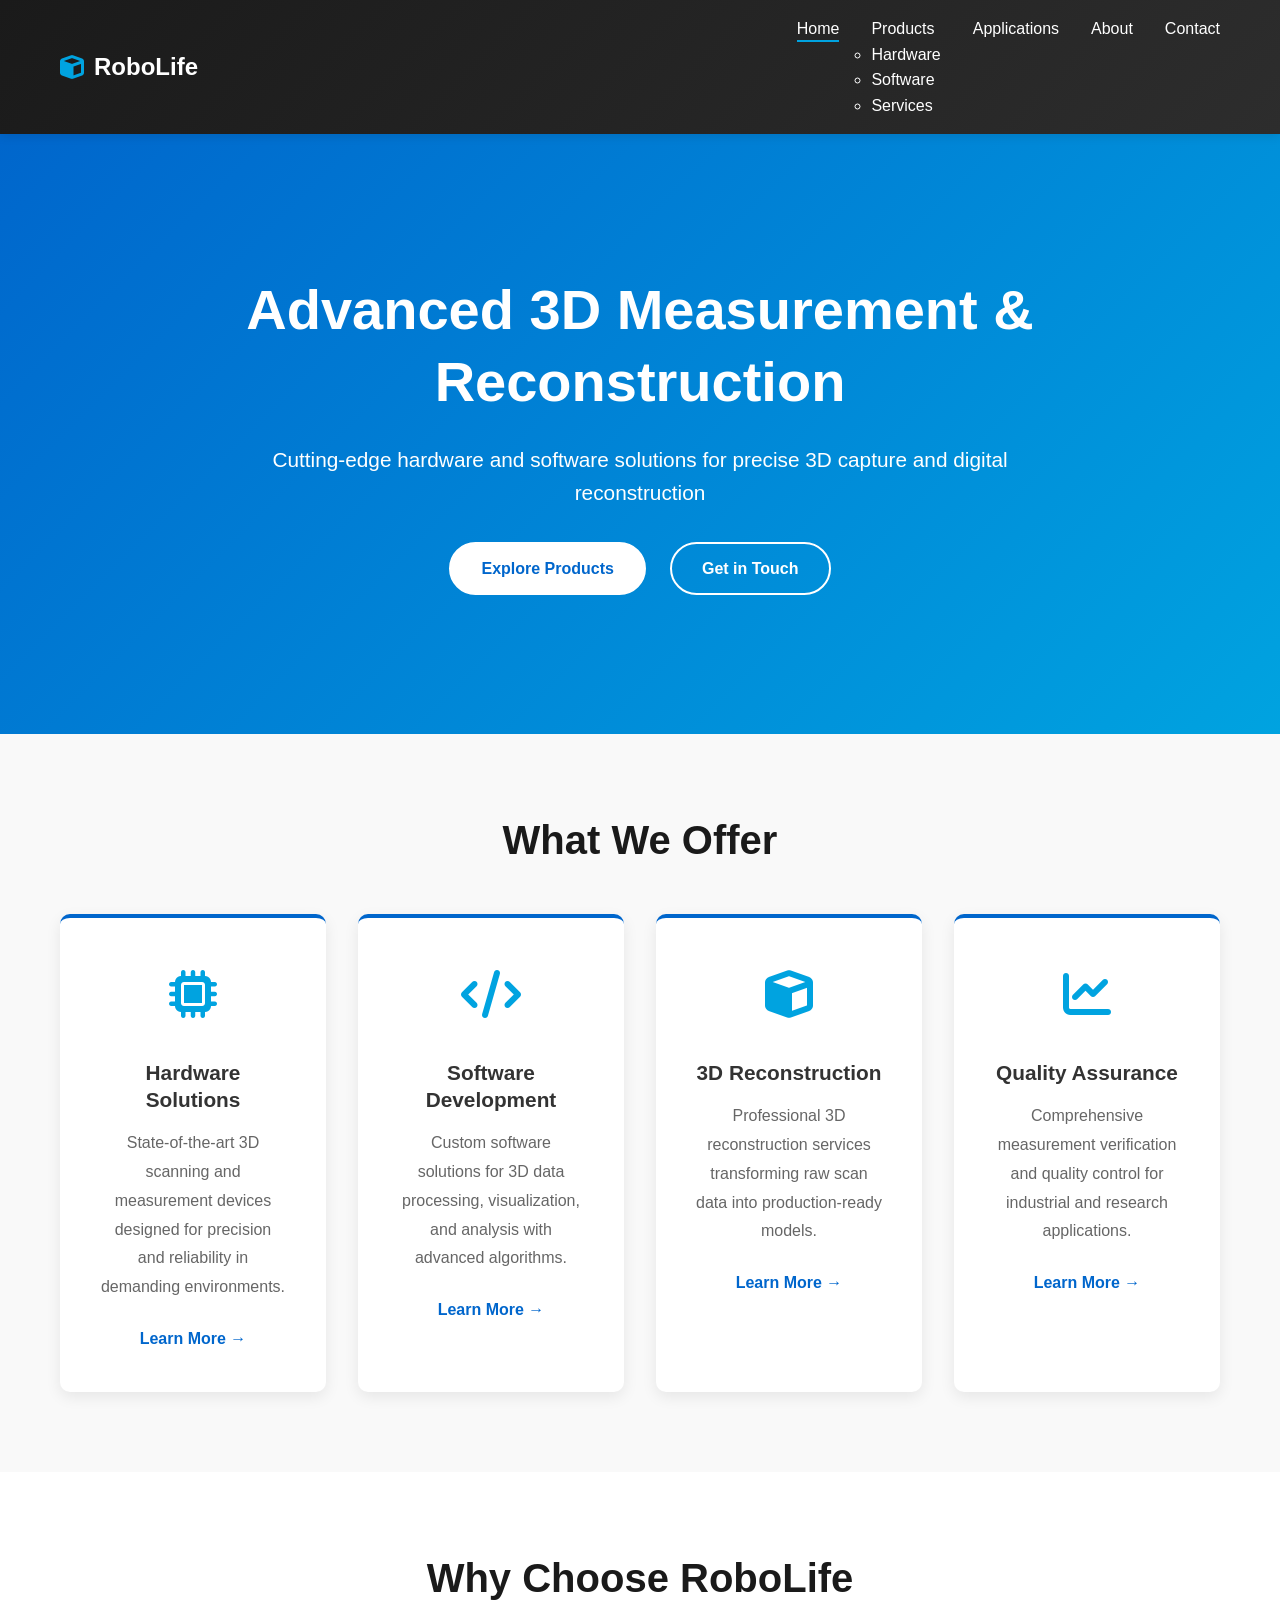
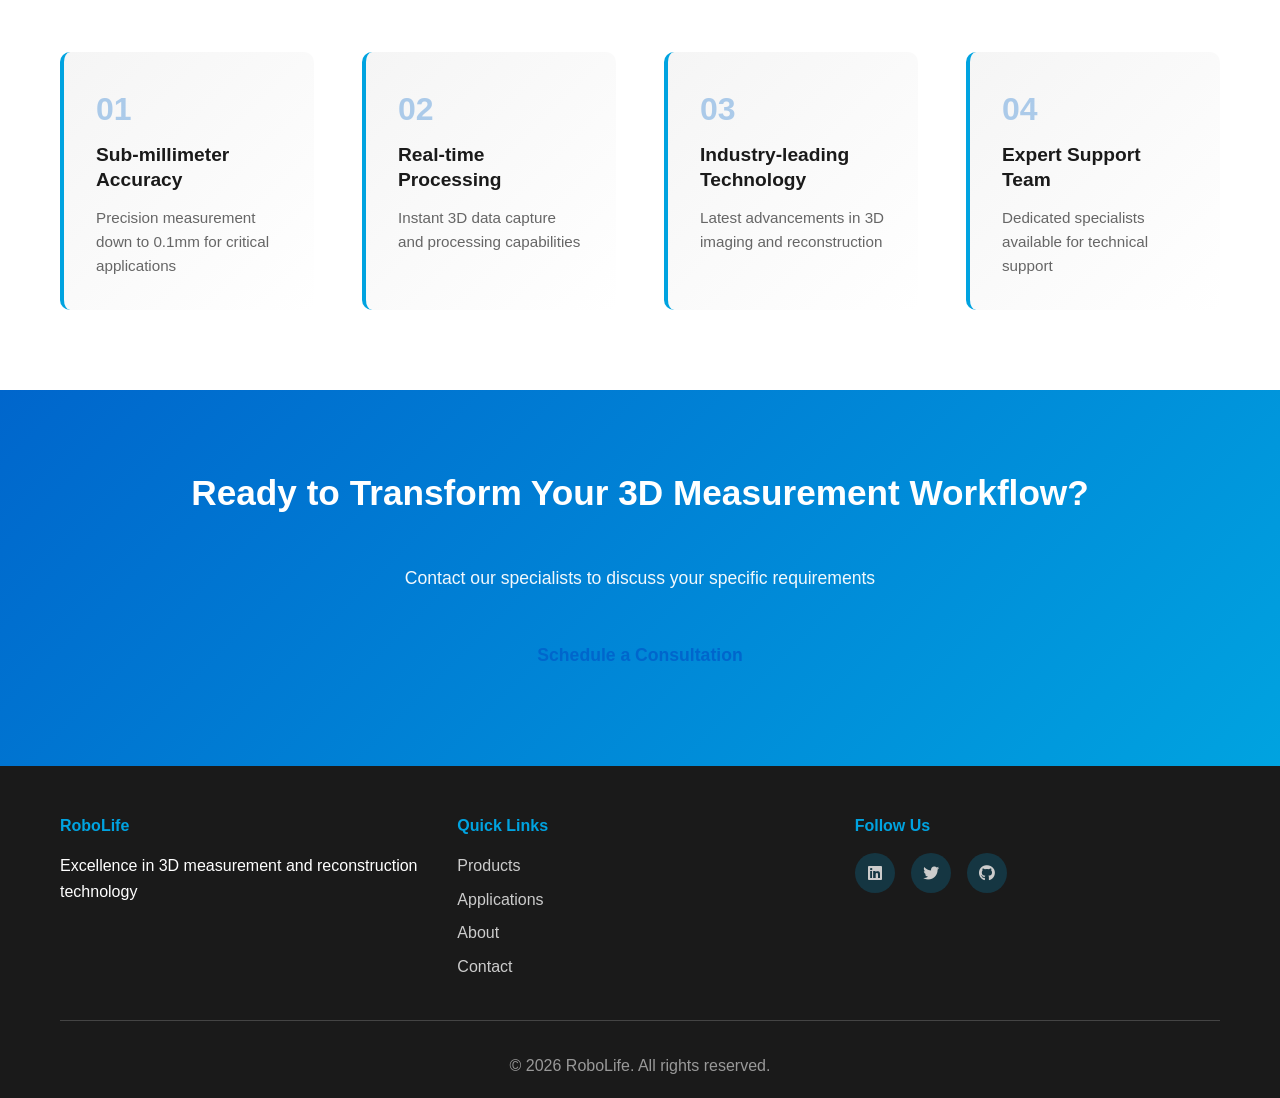
<file: index.html>
<!DOCTYPE html>
<html lang="en">
<head>
    <meta charset="UTF-8">
    <meta name="viewport" content="width=device-width, initial-scale=1.0">
    <title>RoboLife - 3D Measurement & Reconstruction Solutions</title>
    <link rel="stylesheet" href="css/styles.css">
    <link rel="stylesheet" href="https://cdnjs.cloudflare.com/ajax/libs/font-awesome/6.4.0/css/all.min.css">
</head>
<body>
    <!-- Navigation -->
    <nav class="navbar">
        <div class="nav-container">
            <a href="index.html" class="logo-link">
                <div class="logo">
                    <i class="fas fa-cube"></i> RoboLife
                </div>
            </a>
            <ul class="nav-menu">
                <li><a href="index.html" class="active">Home</a></li>
                <li class="nav-dropdown">
                    <a href="#" class="nav-dropdown-toggle">Products</a>
                    <ul class="nav-submenu">
                        <li><a href="hardware.html">Hardware</a></li>
                        <li><a href="software.html">Software</a></li>
                        <li><a href="services.html">Services</a></li>
                    </ul>
                </li>
                <li><a href="applications.html">Applications</a></li>
                <li><a href="about.html">About</a></li>
                <li><a href="contact.html">Contact</a></li>
            </ul>
        </div>
    </nav>

    <!-- Hero Section -->
    <section class="hero">
        <div class="hero-content">
            <h1>Advanced 3D Measurement & Reconstruction</h1>
            <p>Cutting-edge hardware and software solutions for precise 3D capture and digital reconstruction</p>
            <div class="hero-buttons">
                <a href="services.html" class="btn btn-primary">Explore Products</a>
                <a href="contact.html" class="btn btn-secondary">Get in Touch</a>
            </div>
        </div>
        <div class="hero-background">
            <div class="cube-animation"></div>
        </div>
    </section>

    <!-- Services Overview -->
    <section class="services-overview">
        <div class="container">
            <h2>What We Offer</h2>
            <div class="services-grid">
                <div class="service-card">
                    <div class="service-icon">
                        <i class="fas fa-microchip"></i>
                    </div>
                    <h3>Hardware Solutions</h3>
                    <p>State-of-the-art 3D scanning and measurement devices designed for precision and reliability in demanding environments.</p>
                    <a href="hardware.html" class="learn-more">Learn More →</a>
                </div>

                <div class="service-card">
                    <div class="service-icon">
                        <i class="fas fa-code"></i>
                    </div>
                    <h3>Software Development</h3>
                    <p>Custom software solutions for 3D data processing, visualization, and analysis with advanced algorithms.</p>
                    <a href="software.html" class="learn-more">Learn More →</a>
                </div>

                <div class="service-card">
                    <div class="service-icon">
                        <i class="fas fa-cube"></i>
                    </div>
                    <h3>3D Reconstruction</h3>
                    <p>Professional 3D reconstruction services transforming raw scan data into production-ready models.</p>
                    <a href="services.html" class="learn-more">Learn More →</a>
                </div>

                <div class="service-card">
                    <div class="service-icon">
                        <i class="fas fa-chart-line"></i>
                    </div>
                    <h3>Quality Assurance</h3>
                    <p>Comprehensive measurement verification and quality control for industrial and research applications.</p>
                    <a href="services.html" class="learn-more">Learn More →</a>
                </div>
            </div>
        </div>
    </section>

    <!-- Features Section -->
    <section class="features">
        <div class="container">
            <h2>Why Choose RoboLife</h2>
            <div class="features-grid">
                <div class="feature-item">
                    <div class="feature-number">01</div>
                    <h4>Sub-millimeter Accuracy</h4>
                    <p>Precision measurement down to 0.1mm for critical applications</p>
                </div>
                <div class="feature-item">
                    <div class="feature-number">02</div>
                    <h4>Real-time Processing</h4>
                    <p>Instant 3D data capture and processing capabilities</p>
                </div>
                <div class="feature-item">
                    <div class="feature-number">03</div>
                    <h4>Industry-leading Technology</h4>
                    <p>Latest advancements in 3D imaging and reconstruction</p>
                </div>
                <div class="feature-item">
                    <div class="feature-number">04</div>
                    <h4>Expert Support Team</h4>
                    <p>Dedicated specialists available for technical support</p>
                </div>
            </div>
        </div>
    </section>

    <!-- CTA Section -->
    <section class="cta-section">
        <div class="container">
            <h2>Ready to Transform Your 3D Measurement Workflow?</h2>
            <p>Contact our specialists to discuss your specific requirements</p>
            <a href="contact.html" class="btn btn-large">Schedule a Consultation</a>
        </div>
    </section>

    <!-- Footer -->
    <footer class="footer">
        <div class="container">
            <div class="footer-content">
                <div class="footer-section">
                    <h4>RoboLife</h4>
                    <p>Excellence in 3D measurement and reconstruction technology</p>
                </div>
                <div class="footer-section">
                    <h4>Quick Links</h4>
                    <ul>
                        <li><a href="services.html">Products</a></li>
                        <li><a href="applications.html">Applications</a></li>
                        <li><a href="about.html">About</a></li>
                        <li><a href="contact.html">Contact</a></li>
                    </ul>
                </div>
                <div class="footer-section">
                    <h4>Follow Us</h4>
                    <div class="social-links">
                        <a href="#"><i class="fab fa-linkedin"></i></a>
                        <a href="#"><i class="fab fa-twitter"></i></a>
                        <a href="#"><i class="fab fa-github"></i></a>
                    </div>
                </div>
            </div>
            <div class="footer-bottom">
                <p>&copy; 2026 RoboLife. All rights reserved.</p>
            </div>
        </div>
    </footer>

    <script src="js/script.js"></script>
</body>
</html>
</file>
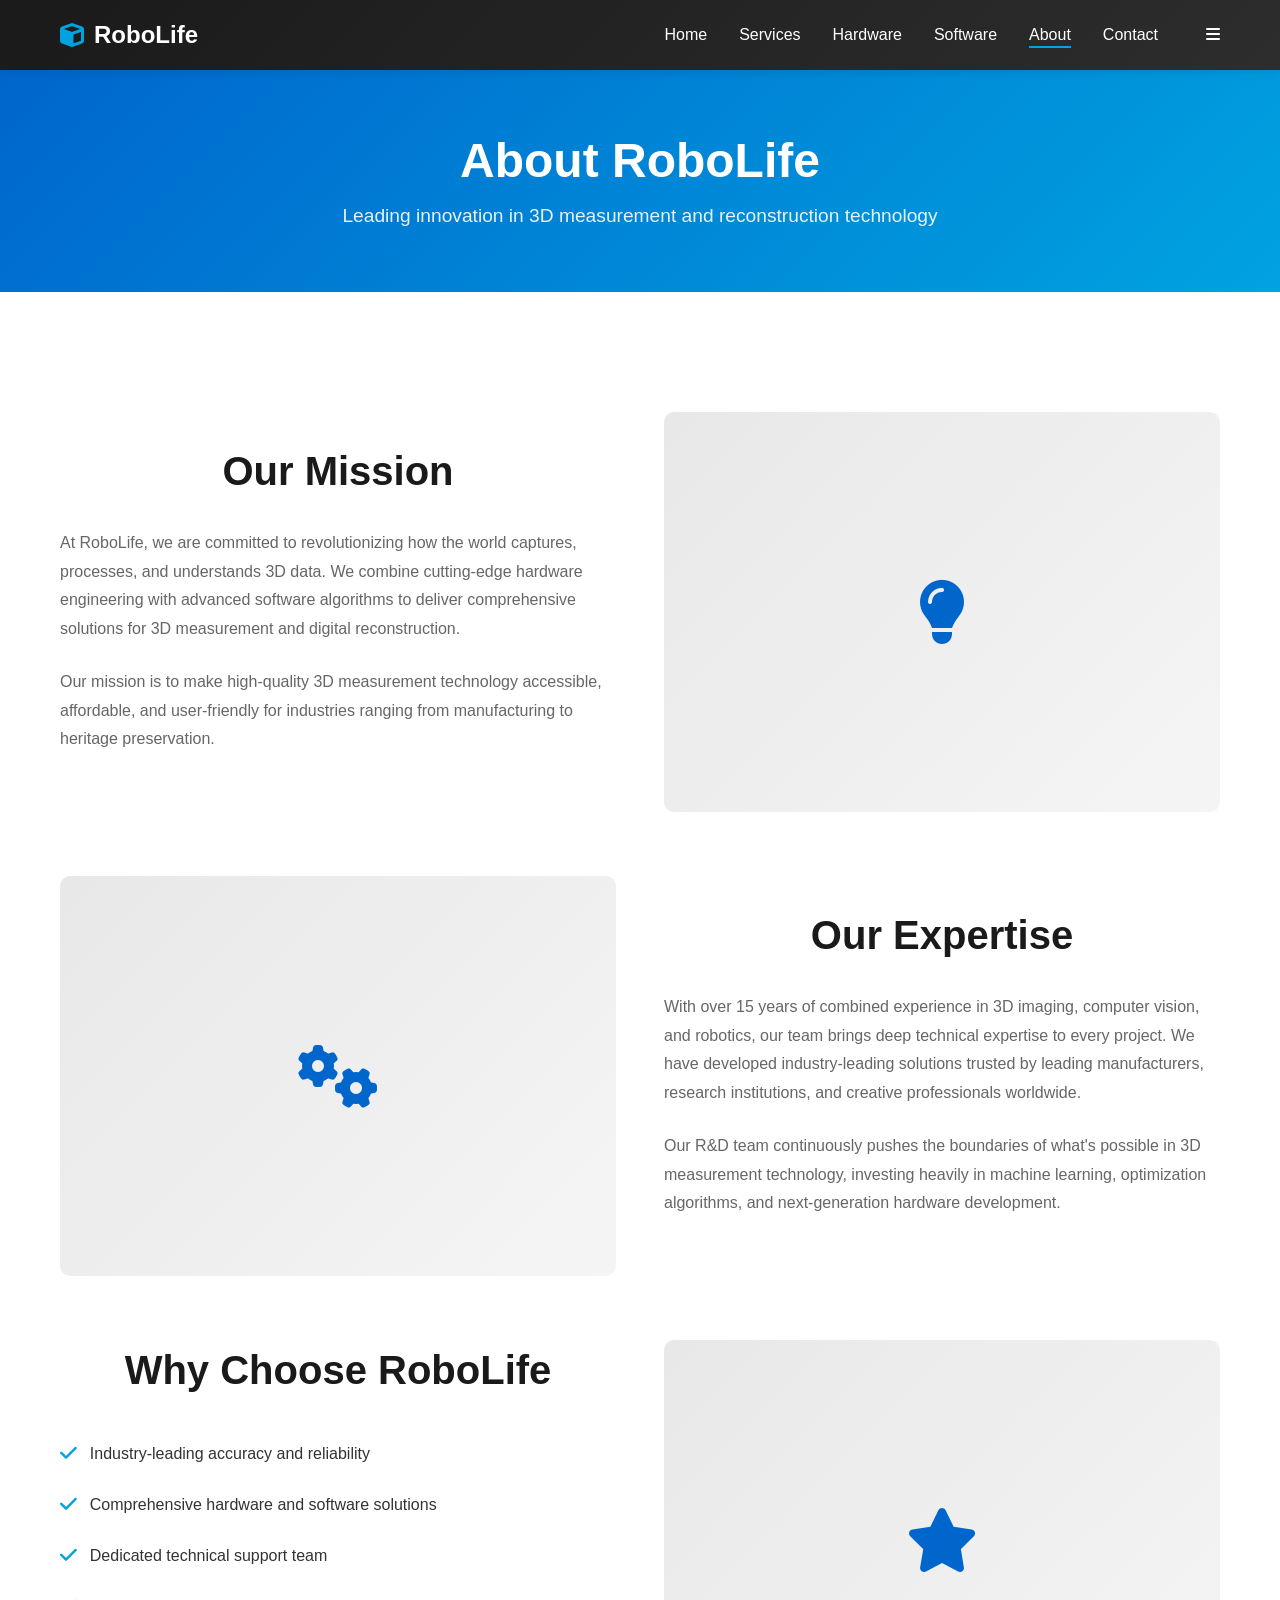
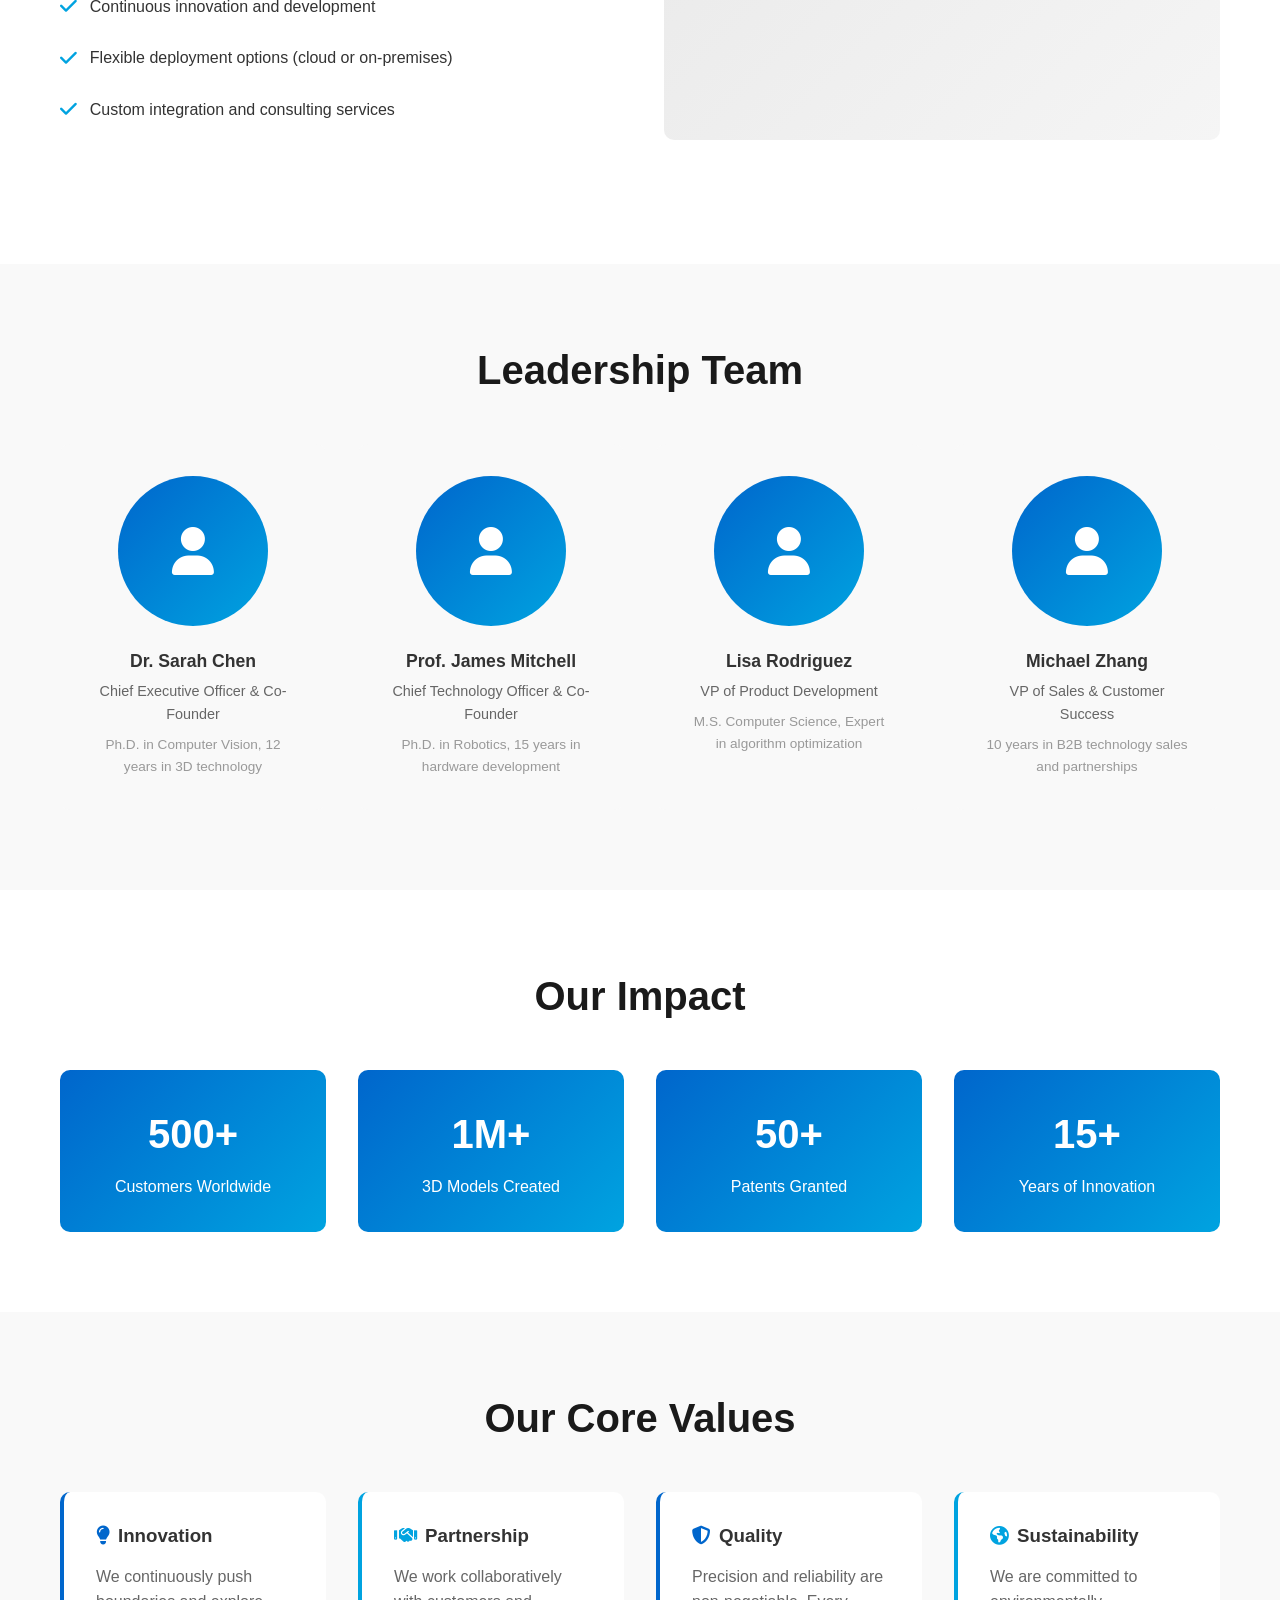
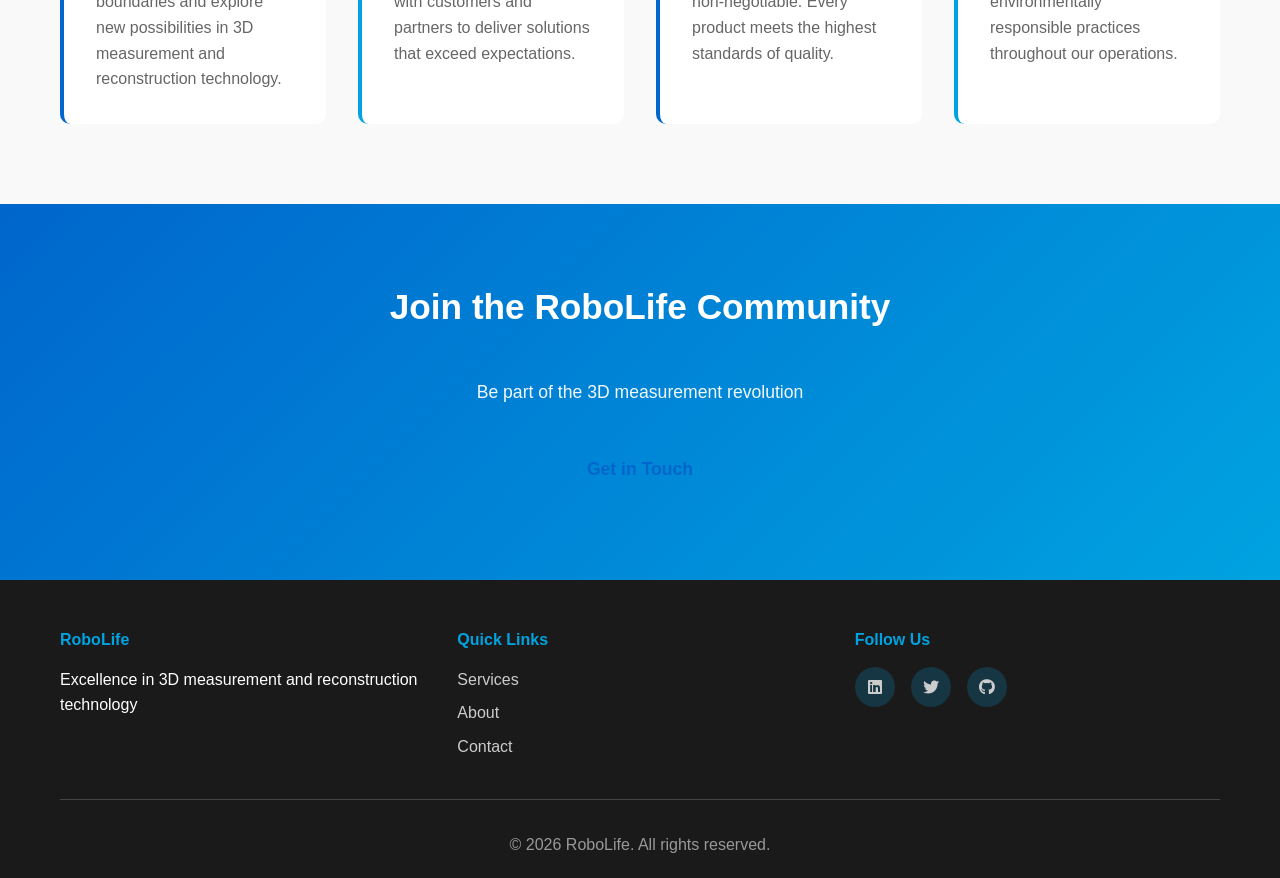
<file: about.html>
<!DOCTYPE html>
<html lang="en">
<head>
    <meta charset="UTF-8">
    <meta name="viewport" content="width=device-width, initial-scale=1.0">
    <title>About Us - RoboLife</title>
    <link rel="stylesheet" href="css/styles.css">
    <link rel="stylesheet" href="css/pages.css">
    <link rel="stylesheet" href="https://cdnjs.cloudflare.com/ajax/libs/font-awesome/6.4.0/css/all.min.css">
</head>
<body>
    <!-- Navigation -->
    <nav class="navbar">
        <div class="nav-container">
            <a href="index.html" class="logo-link">
                <div class="logo">
                    <i class="fas fa-cube"></i> RoboLife
                </div>
            </a>
            <ul class="nav-menu">
                <li><a href="index.html">Home</a></li>
                <li><a href="services.html">Services</a></li>
                <li><a href="hardware.html">Hardware</a></li>
                <li><a href="software.html">Software</a></li>
                <li><a href="about.html" class="active">About</a></li>
                <li><a href="contact.html">Contact</a></li>
            </ul>
        </div>
    </nav>

    <!-- Page Header -->
    <section class="page-header">
        <div class="container">
            <h1>About RoboLife</h1>
            <p>Leading innovation in 3D measurement and reconstruction technology</p>
        </div>
    </section>

    <!-- About Section -->
    <section class="about-section">
        <div class="about-content">
            <div class="about-text">
                <h2>Our Mission</h2>
                <p>At RoboLife, we are committed to revolutionizing how the world captures, processes, and understands 3D data. We combine cutting-edge hardware engineering with advanced software algorithms to deliver comprehensive solutions for 3D measurement and digital reconstruction.</p>
                <p>Our mission is to make high-quality 3D measurement technology accessible, affordable, and user-friendly for industries ranging from manufacturing to heritage preservation.</p>
            </div>
            <div class="about-image">
                <i class="fas fa-lightbulb"></i>
            </div>
        </div>

        <div class="about-content" style="margin-top: 4rem;">
            <div class="about-image">
                <i class="fas fa-cogs"></i>
            </div>
            <div class="about-text">
                <h2>Our Expertise</h2>
                <p>With over 15 years of combined experience in 3D imaging, computer vision, and robotics, our team brings deep technical expertise to every project. We have developed industry-leading solutions trusted by leading manufacturers, research institutions, and creative professionals worldwide.</p>
                <p>Our R&D team continuously pushes the boundaries of what's possible in 3D measurement technology, investing heavily in machine learning, optimization algorithms, and next-generation hardware development.</p>
            </div>
        </div>

        <div class="about-content" style="margin-top: 4rem;">
            <div class="about-text">
                <h2>Why Choose RoboLife</h2>
                <ul class="service-features" style="margin-top: 1.5rem;">
                    <li><i class="fas fa-check"></i> Industry-leading accuracy and reliability</li>
                    <li><i class="fas fa-check"></i> Comprehensive hardware and software solutions</li>
                    <li><i class="fas fa-check"></i> Dedicated technical support team</li>
                    <li><i class="fas fa-check"></i> Continuous innovation and development</li>
                    <li><i class="fas fa-check"></i> Flexible deployment options (cloud or on-premises)</li>
                    <li><i class="fas fa-check"></i> Custom integration and consulting services</li>
                </ul>
            </div>
            <div class="about-image">
                <i class="fas fa-star"></i>
            </div>
        </div>
    </section>

    <!-- Team Section -->
    <section style="padding: 80px 20px; background: #f9f9f9;">
        <div class="container">
            <h2>Leadership Team</h2>
            <div class="team-grid">
                <div class="team-member">
                    <div class="team-avatar">
                        <i class="fas fa-user"></i>
                    </div>
                    <h4>Dr. Sarah Chen</h4>
                    <p>Chief Executive Officer & Co-Founder</p>
                    <p style="font-size: 0.85rem; margin-top: 0.5rem; color: #999;">Ph.D. in Computer Vision, 12 years in 3D technology</p>
                </div>

                <div class="team-member">
                    <div class="team-avatar">
                        <i class="fas fa-user"></i>
                    </div>
                    <h4>Prof. James Mitchell</h4>
                    <p>Chief Technology Officer & Co-Founder</p>
                    <p style="font-size: 0.85rem; margin-top: 0.5rem; color: #999;">Ph.D. in Robotics, 15 years in hardware development</p>
                </div>

                <div class="team-member">
                    <div class="team-avatar">
                        <i class="fas fa-user"></i>
                    </div>
                    <h4>Lisa Rodriguez</h4>
                    <p>VP of Product Development</p>
                    <p style="font-size: 0.85rem; margin-top: 0.5rem; color: #999;">M.S. Computer Science, Expert in algorithm optimization</p>
                </div>

                <div class="team-member">
                    <div class="team-avatar">
                        <i class="fas fa-user"></i>
                    </div>
                    <h4>Michael Zhang</h4>
                    <p>VP of Sales & Customer Success</p>
                    <p style="font-size: 0.85rem; margin-top: 0.5rem; color: #999;">10 years in B2B technology sales and partnerships</p>
                </div>
            </div>
        </div>
    </section>

    <!-- Statistics Section -->
    <section style="padding: 80px 20px;">
        <div class="container">
            <h2>Our Impact</h2>
            <div style="display: grid; grid-template-columns: repeat(auto-fit, minmax(200px, 1fr)); gap: 2rem; margin-top: 3rem;">
                <div style="text-align: center; padding: 2rem; background: linear-gradient(135deg, #0066cc 0%, #00a3e0 100%); color: white; border-radius: 10px;">
                    <div style="font-size: 2.5rem; font-weight: bold; margin-bottom: 0.5rem;">500+</div>
                    <p>Customers Worldwide</p>
                </div>
                <div style="text-align: center; padding: 2rem; background: linear-gradient(135deg, #0066cc 0%, #00a3e0 100%); color: white; border-radius: 10px;">
                    <div style="font-size: 2.5rem; font-weight: bold; margin-bottom: 0.5rem;">1M+</div>
                    <p>3D Models Created</p>
                </div>
                <div style="text-align: center; padding: 2rem; background: linear-gradient(135deg, #0066cc 0%, #00a3e0 100%); color: white; border-radius: 10px;">
                    <div style="font-size: 2.5rem; font-weight: bold; margin-bottom: 0.5rem;">50+</div>
                    <p>Patents Granted</p>
                </div>
                <div style="text-align: center; padding: 2rem; background: linear-gradient(135deg, #0066cc 0%, #00a3e0 100%); color: white; border-radius: 10px;">
                    <div style="font-size: 2.5rem; font-weight: bold; margin-bottom: 0.5rem;">15+</div>
                    <p>Years of Innovation</p>
                </div>
            </div>
        </div>
    </section>

    <!-- Values Section -->
    <section style="padding: 80px 20px; background: #f9f9f9;">
        <div class="container">
            <h2>Our Core Values</h2>
            <div style="display: grid; grid-template-columns: repeat(auto-fit, minmax(250px, 1fr)); gap: 2rem; margin-top: 3rem;">
                <div style="padding: 2rem; background: white; border-radius: 10px; border-left: 4px solid #0066cc;">
                    <h3 style="margin-bottom: 1rem;"><i class="fas fa-lightbulb" style="color: #0066cc; margin-right: 0.5rem;"></i>Innovation</h3>
                    <p style="color: #666;">We continuously push boundaries and explore new possibilities in 3D measurement and reconstruction technology.</p>
                </div>
                <div style="padding: 2rem; background: white; border-radius: 10px; border-left: 4px solid #00a3e0;">
                    <h3 style="margin-bottom: 1rem;"><i class="fas fa-handshake" style="color: #00a3e0; margin-right: 0.5rem;"></i>Partnership</h3>
                    <p style="color: #666;">We work collaboratively with customers and partners to deliver solutions that exceed expectations.</p>
                </div>
                <div style="padding: 2rem; background: white; border-radius: 10px; border-left: 4px solid #0066cc;">
                    <h3 style="margin-bottom: 1rem;"><i class="fas fa-shield-alt" style="color: #0066cc; margin-right: 0.5rem;"></i>Quality</h3>
                    <p style="color: #666;">Precision and reliability are non-negotiable. Every product meets the highest standards of quality.</p>
                </div>
                <div style="padding: 2rem; background: white; border-radius: 10px; border-left: 4px solid #00a3e0;">
                    <h3 style="margin-bottom: 1rem;"><i class="fas fa-earth-americas" style="color: #00a3e0; margin-right: 0.5rem;"></i>Sustainability</h3>
                    <p style="color: #666;">We are committed to environmentally responsible practices throughout our operations.</p>
                </div>
            </div>
        </div>
    </section>

    <!-- CTA Section -->
    <section class="cta-section">
        <div class="container">
            <h2>Join the RoboLife Community</h2>
            <p>Be part of the 3D measurement revolution</p>
            <a href="contact.html" class="btn btn-large">Get in Touch</a>
        </div>
    </section>

    <!-- Footer -->
    <footer class="footer">
        <div class="container">
            <div class="footer-content">
                <div class="footer-section">
                    <h4>RoboLife</h4>
                    <p>Excellence in 3D measurement and reconstruction technology</p>
                </div>
                <div class="footer-section">
                    <h4>Quick Links</h4>
                    <ul>
                        <li><a href="services.html">Services</a></li>
                        <li><a href="about.html">About</a></li>
                        <li><a href="contact.html">Contact</a></li>
                    </ul>
                </div>
                <div class="footer-section">
                    <h4>Follow Us</h4>
                    <div class="social-links">
                        <a href="#"><i class="fab fa-linkedin"></i></a>
                        <a href="#"><i class="fab fa-twitter"></i></a>
                        <a href="#"><i class="fab fa-github"></i></a>
                    </div>
                </div>
            </div>
            <div class="footer-bottom">
                <p>&copy; 2026 RoboLife. All rights reserved.</p>
            </div>
        </div>
    </footer>

    <script src="js/script.js"></script>
</body>
</html>
</file>
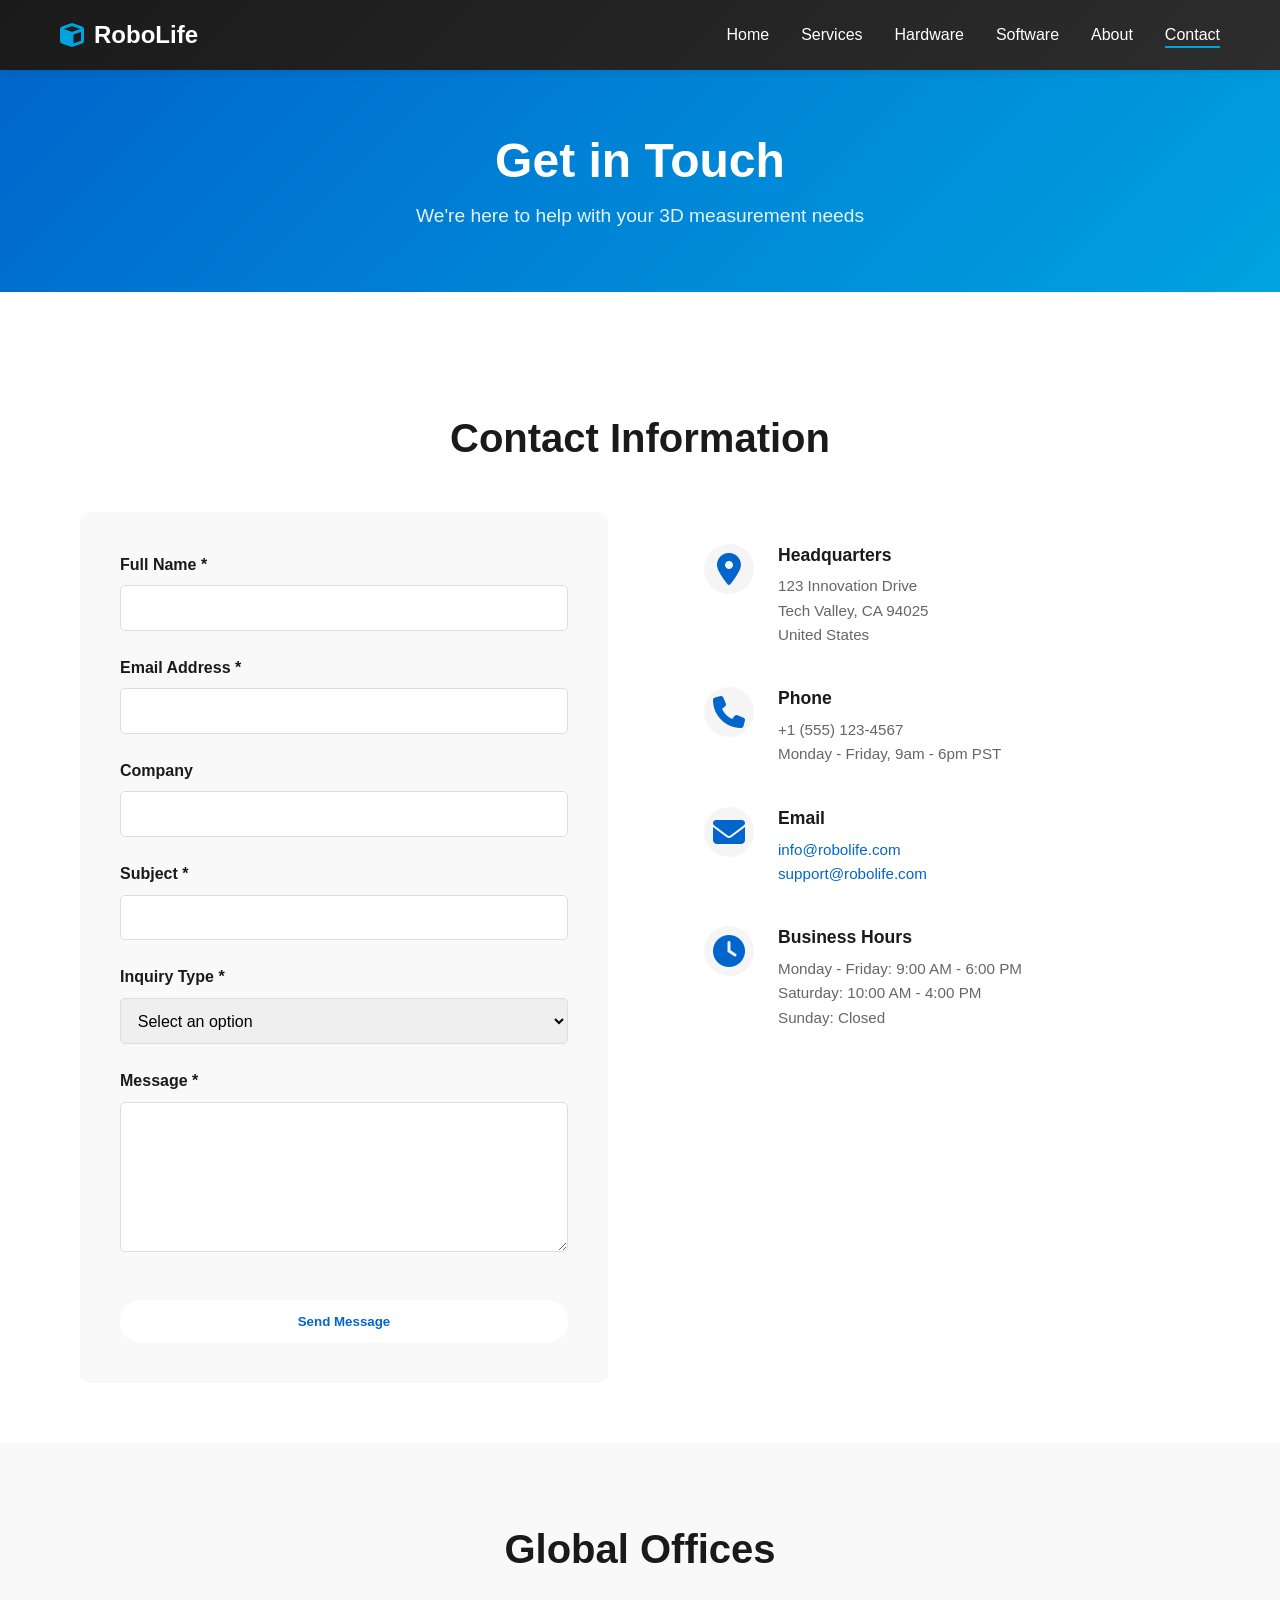
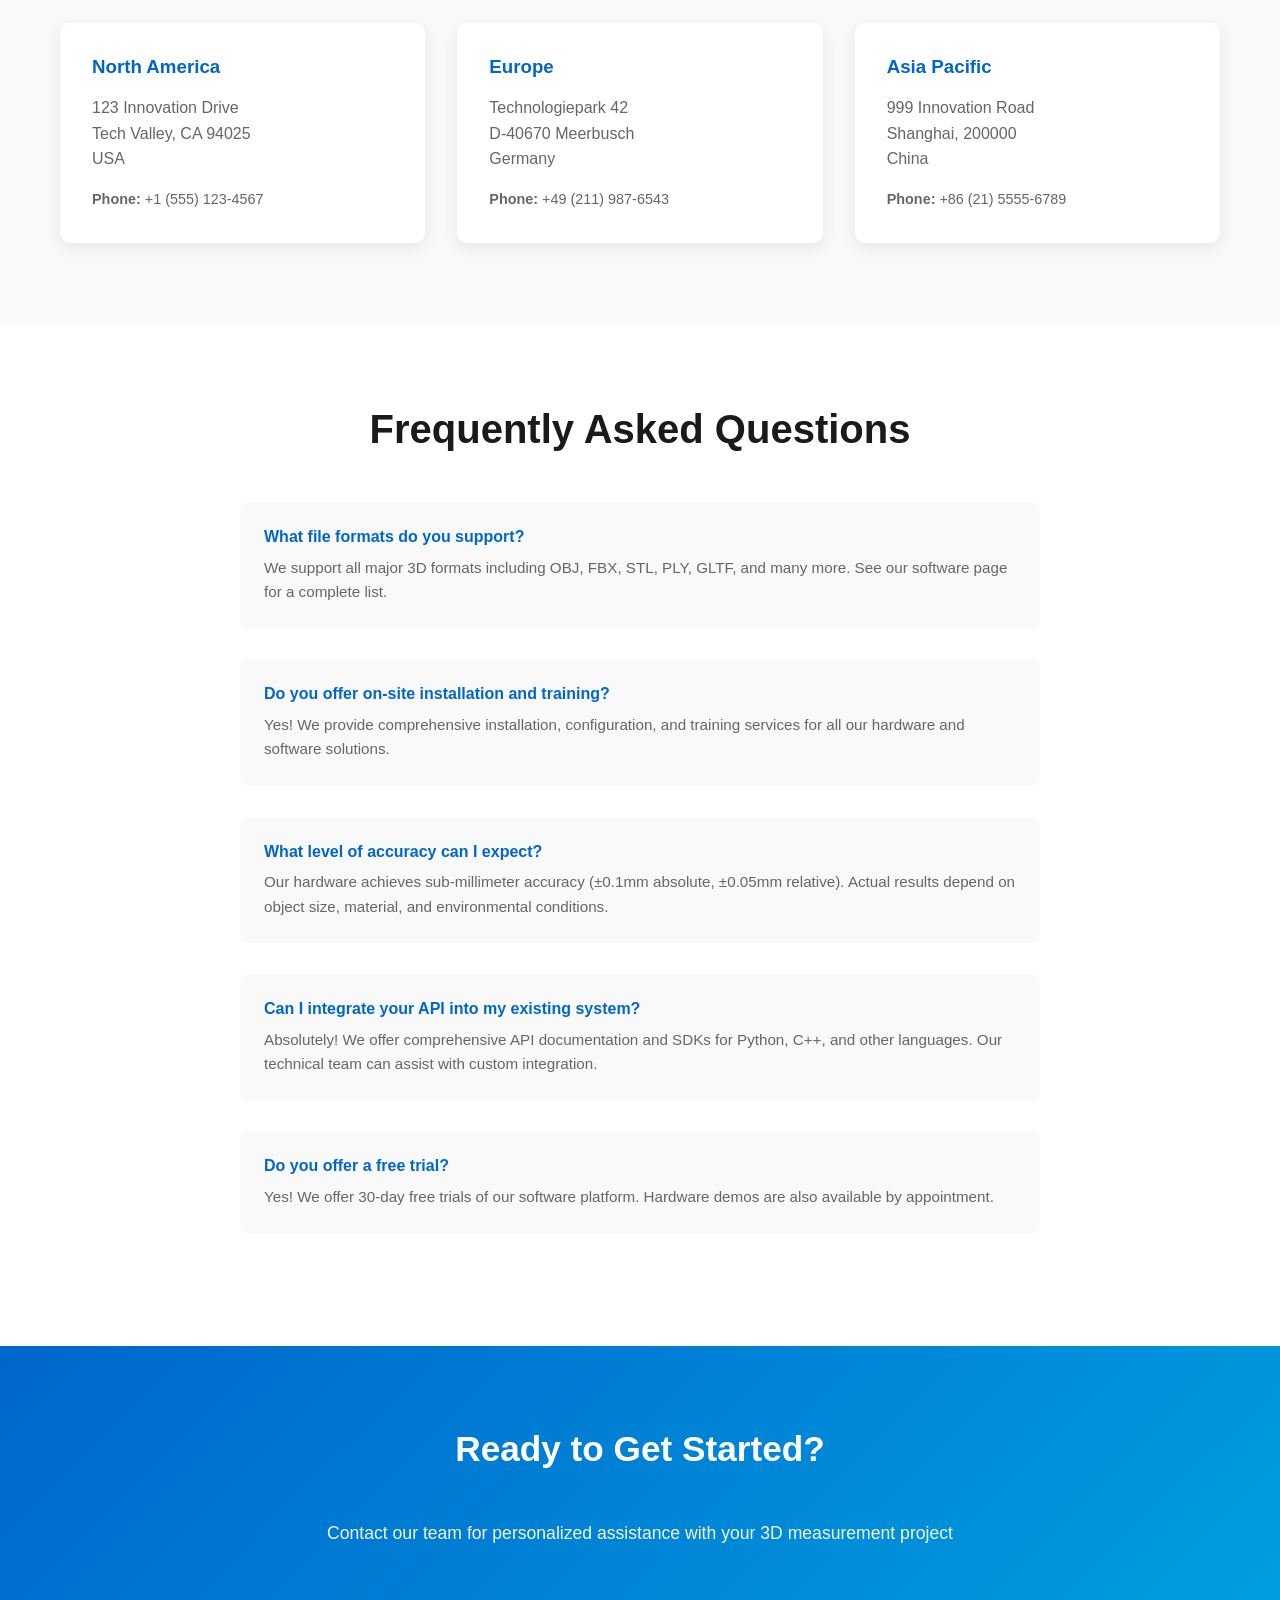
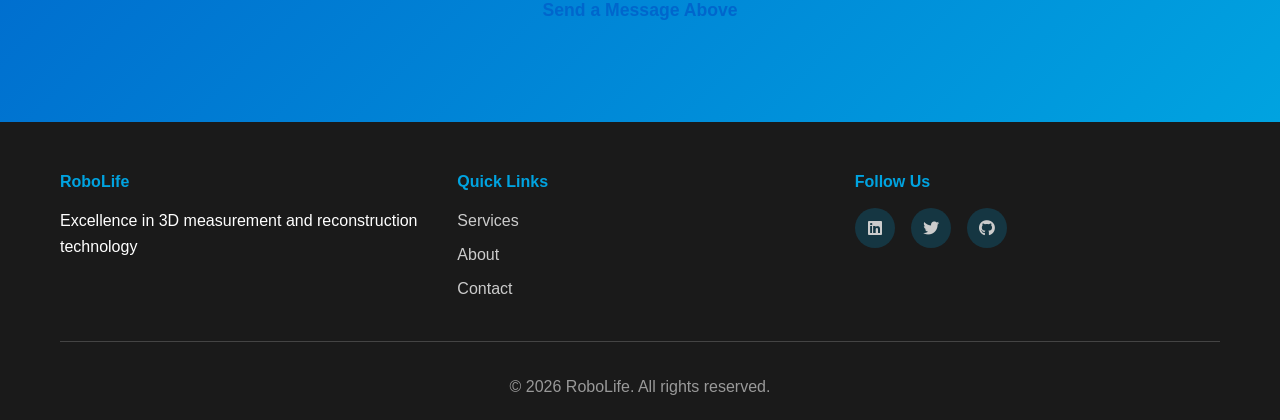
<file: contact.html>
<!DOCTYPE html>
<html lang="en">
<head>
    <meta charset="UTF-8">
    <meta name="viewport" content="width=device-width, initial-scale=1.0">
    <title>Contact Us - RoboLife</title>
    <link rel="stylesheet" href="css/styles.css">
    <link rel="stylesheet" href="css/pages.css">
    <link rel="stylesheet" href="https://cdnjs.cloudflare.com/ajax/libs/font-awesome/6.4.0/css/all.min.css">
</head>
<body>
    <!-- Navigation -->
    <nav class="navbar">
        <div class="nav-container">
            <a href="index.html" class="logo-link">
                <div class="logo">
                    <i class="fas fa-cube"></i> RoboLife
                </div>
            </a>
            <ul class="nav-menu">
                <li><a href="index.html">Home</a></li>
                <li><a href="services.html">Services</a></li>
                <li><a href="hardware.html">Hardware</a></li>
                <li><a href="software.html">Software</a></li>
                <li><a href="about.html">About</a></li>
                <li><a href="contact.html" class="active">Contact</a></li>
            </ul>
        </div>
    </nav>

    <!-- Page Header -->
    <section class="page-header">
        <div class="container">
            <h1>Get in Touch</h1>
            <p>We're here to help with your 3D measurement needs</p>
        </div>
    </section>

    <!-- Contact Section -->
    <section class="contact-section">
        <div class="container">
            <h2>Contact Information</h2>
            <div class="contact-container">
                <form class="contact-form" id="contactForm">
                    <div class="form-group">
                        <label for="name">Full Name *</label>
                        <input type="text" id="name" name="name" required>
                    </div>

                    <div class="form-group">
                        <label for="email">Email Address *</label>
                        <input type="email" id="email" name="email" required>
                    </div>

                    <div class="form-group">
                        <label for="company">Company</label>
                        <input type="text" id="company" name="company">
                    </div>

                    <div class="form-group">
                        <label for="subject">Subject *</label>
                        <input type="text" id="subject" name="subject" required>
                    </div>

                    <div class="form-group">
                        <label for="type">Inquiry Type *</label>
                        <select id="type" name="type" required>
                            <option value="">Select an option</option>
                            <option value="sales">Sales Inquiry</option>
                            <option value="support">Technical Support</option>
                            <option value="demo">Request Demo</option>
                            <option value="partnership">Partnership</option>
                            <option value="other">Other</option>
                        </select>
                    </div>

                    <div class="form-group">
                        <label for="message">Message *</label>
                        <textarea id="message" name="message" required></textarea>
                    </div>

                    <button type="submit" class="btn btn-primary" style="width: 100%; margin-top: 1rem;">Send Message</button>
                </form>

                <div class="contact-info">
                    <div class="info-item">
                        <div class="info-icon">
                            <i class="fas fa-map-marker-alt"></i>
                        </div>
                        <div class="info-content">
                            <h4>Headquarters</h4>
                            <p>123 Innovation Drive<br>Tech Valley, CA 94025<br>United States</p>
                        </div>
                    </div>

                    <div class="info-item">
                        <div class="info-icon">
                            <i class="fas fa-phone"></i>
                        </div>
                        <div class="info-content">
                            <h4>Phone</h4>
                            <p>+1 (555) 123-4567<br>Monday - Friday, 9am - 6pm PST</p>
                        </div>
                    </div>

                    <div class="info-item">
                        <div class="info-icon">
                            <i class="fas fa-envelope"></i>
                        </div>
                        <div class="info-content">
                            <h4>Email</h4>
                            <p><a href="mailto:info@robolife.com" style="color: #0066cc;">info@robolife.com</a><br>
                            <a href="mailto:support@robolife.com" style="color: #0066cc;">support@robolife.com</a></p>
                        </div>
                    </div>

                    <div class="info-item">
                        <div class="info-icon">
                            <i class="fas fa-clock"></i>
                        </div>
                        <div class="info-content">
                            <h4>Business Hours</h4>
                            <p>Monday - Friday: 9:00 AM - 6:00 PM<br>Saturday: 10:00 AM - 4:00 PM<br>Sunday: Closed</p>
                        </div>
                    </div>
                </div>
            </div>
        </div>
    </section>

    <!-- Offices Section -->
    <section style="padding: 80px 20px; background: #f9f9f9;">
        <div class="container">
            <h2>Global Offices</h2>
            <div style="display: grid; grid-template-columns: repeat(auto-fit, minmax(250px, 1fr)); gap: 2rem; margin-top: 3rem;">
                <div style="padding: 2rem; background: white; border-radius: 10px; box-shadow: 0 5px 15px rgba(0,0,0,0.08);">
                    <h3 style="margin-bottom: 1rem; color: #0066cc;">North America</h3>
                    <p style="color: #666; margin-bottom: 1rem;">123 Innovation Drive<br>Tech Valley, CA 94025<br>USA</p>
                    <p style="color: #666; font-size: 0.9rem;"><strong>Phone:</strong> +1 (555) 123-4567</p>
                </div>

                <div style="padding: 2rem; background: white; border-radius: 10px; box-shadow: 0 5px 15px rgba(0,0,0,0.08);">
                    <h3 style="margin-bottom: 1rem; color: #0066cc;">Europe</h3>
                    <p style="color: #666; margin-bottom: 1rem;">Technologiepark 42<br>D-40670 Meerbusch<br>Germany</p>
                    <p style="color: #666; font-size: 0.9rem;"><strong>Phone:</strong> +49 (211) 987-6543</p>
                </div>

                <div style="padding: 2rem; background: white; border-radius: 10px; box-shadow: 0 5px 15px rgba(0,0,0,0.08);">
                    <h3 style="margin-bottom: 1rem; color: #0066cc;">Asia Pacific</h3>
                    <p style="color: #666; margin-bottom: 1rem;">999 Innovation Road<br>Shanghai, 200000<br>China</p>
                    <p style="color: #666; font-size: 0.9rem;"><strong>Phone:</strong> +86 (21) 5555-6789</p>
                </div>
            </div>
        </div>
    </section>

    <!-- FAQ Section -->
    <section style="padding: 80px 20px;">
        <div class="container">
            <h2>Frequently Asked Questions</h2>
            <div style="max-width: 800px; margin: 0 auto;">
                <div style="margin-bottom: 2rem; padding: 1.5rem; background: #f9f9f9; border-radius: 8px;">
                    <h4 style="color: #0066cc; margin-bottom: 0.5rem;">What file formats do you support?</h4>
                    <p style="color: #666; font-size: 0.95rem;">We support all major 3D formats including OBJ, FBX, STL, PLY, GLTF, and many more. See our software page for a complete list.</p>
                </div>

                <div style="margin-bottom: 2rem; padding: 1.5rem; background: #f9f9f9; border-radius: 8px;">
                    <h4 style="color: #0066cc; margin-bottom: 0.5rem;">Do you offer on-site installation and training?</h4>
                    <p style="color: #666; font-size: 0.95rem;">Yes! We provide comprehensive installation, configuration, and training services for all our hardware and software solutions.</p>
                </div>

                <div style="margin-bottom: 2rem; padding: 1.5rem; background: #f9f9f9; border-radius: 8px;">
                    <h4 style="color: #0066cc; margin-bottom: 0.5rem;">What level of accuracy can I expect?</h4>
                    <p style="color: #666; font-size: 0.95rem;">Our hardware achieves sub-millimeter accuracy (±0.1mm absolute, ±0.05mm relative). Actual results depend on object size, material, and environmental conditions.</p>
                </div>

                <div style="margin-bottom: 2rem; padding: 1.5rem; background: #f9f9f9; border-radius: 8px;">
                    <h4 style="color: #0066cc; margin-bottom: 0.5rem;">Can I integrate your API into my existing system?</h4>
                    <p style="color: #666; font-size: 0.95rem;">Absolutely! We offer comprehensive API documentation and SDKs for Python, C++, and other languages. Our technical team can assist with custom integration.</p>
                </div>

                <div style="margin-bottom: 2rem; padding: 1.5rem; background: #f9f9f9; border-radius: 8px;">
                    <h4 style="color: #0066cc; margin-bottom: 0.5rem;">Do you offer a free trial?</h4>
                    <p style="color: #666; font-size: 0.95rem;">Yes! We offer 30-day free trials of our software platform. Hardware demos are also available by appointment.</p>
                </div>
            </div>
        </div>
    </section>

    <!-- CTA Section -->
    <section class="cta-section">
        <div class="container">
            <h2>Ready to Get Started?</h2>
            <p>Contact our team for personalized assistance with your 3D measurement project</p>
            <a href="#contactForm" class="btn btn-large">Send a Message Above</a>
        </div>
    </section>

    <!-- Footer -->
    <footer class="footer">
        <div class="container">
            <div class="footer-content">
                <div class="footer-section">
                    <h4>RoboLife</h4>
                    <p>Excellence in 3D measurement and reconstruction technology</p>
                </div>
                <div class="footer-section">
                    <h4>Quick Links</h4>
                    <ul>
                        <li><a href="services.html">Services</a></li>
                        <li><a href="about.html">About</a></li>
                        <li><a href="contact.html">Contact</a></li>
                    </ul>
                </div>
                <div class="footer-section">
                    <h4>Follow Us</h4>
                    <div class="social-links">
                        <a href="#"><i class="fab fa-linkedin"></i></a>
                        <a href="#"><i class="fab fa-twitter"></i></a>
                        <a href="#"><i class="fab fa-github"></i></a>
                    </div>
                </div>
            </div>
            <div class="footer-bottom">
                <p>&copy; 2026 RoboLife. All rights reserved.</p>
            </div>
        </div>
    </footer>

    <script src="js/script.js"></script>
</body>
</html>
</file>
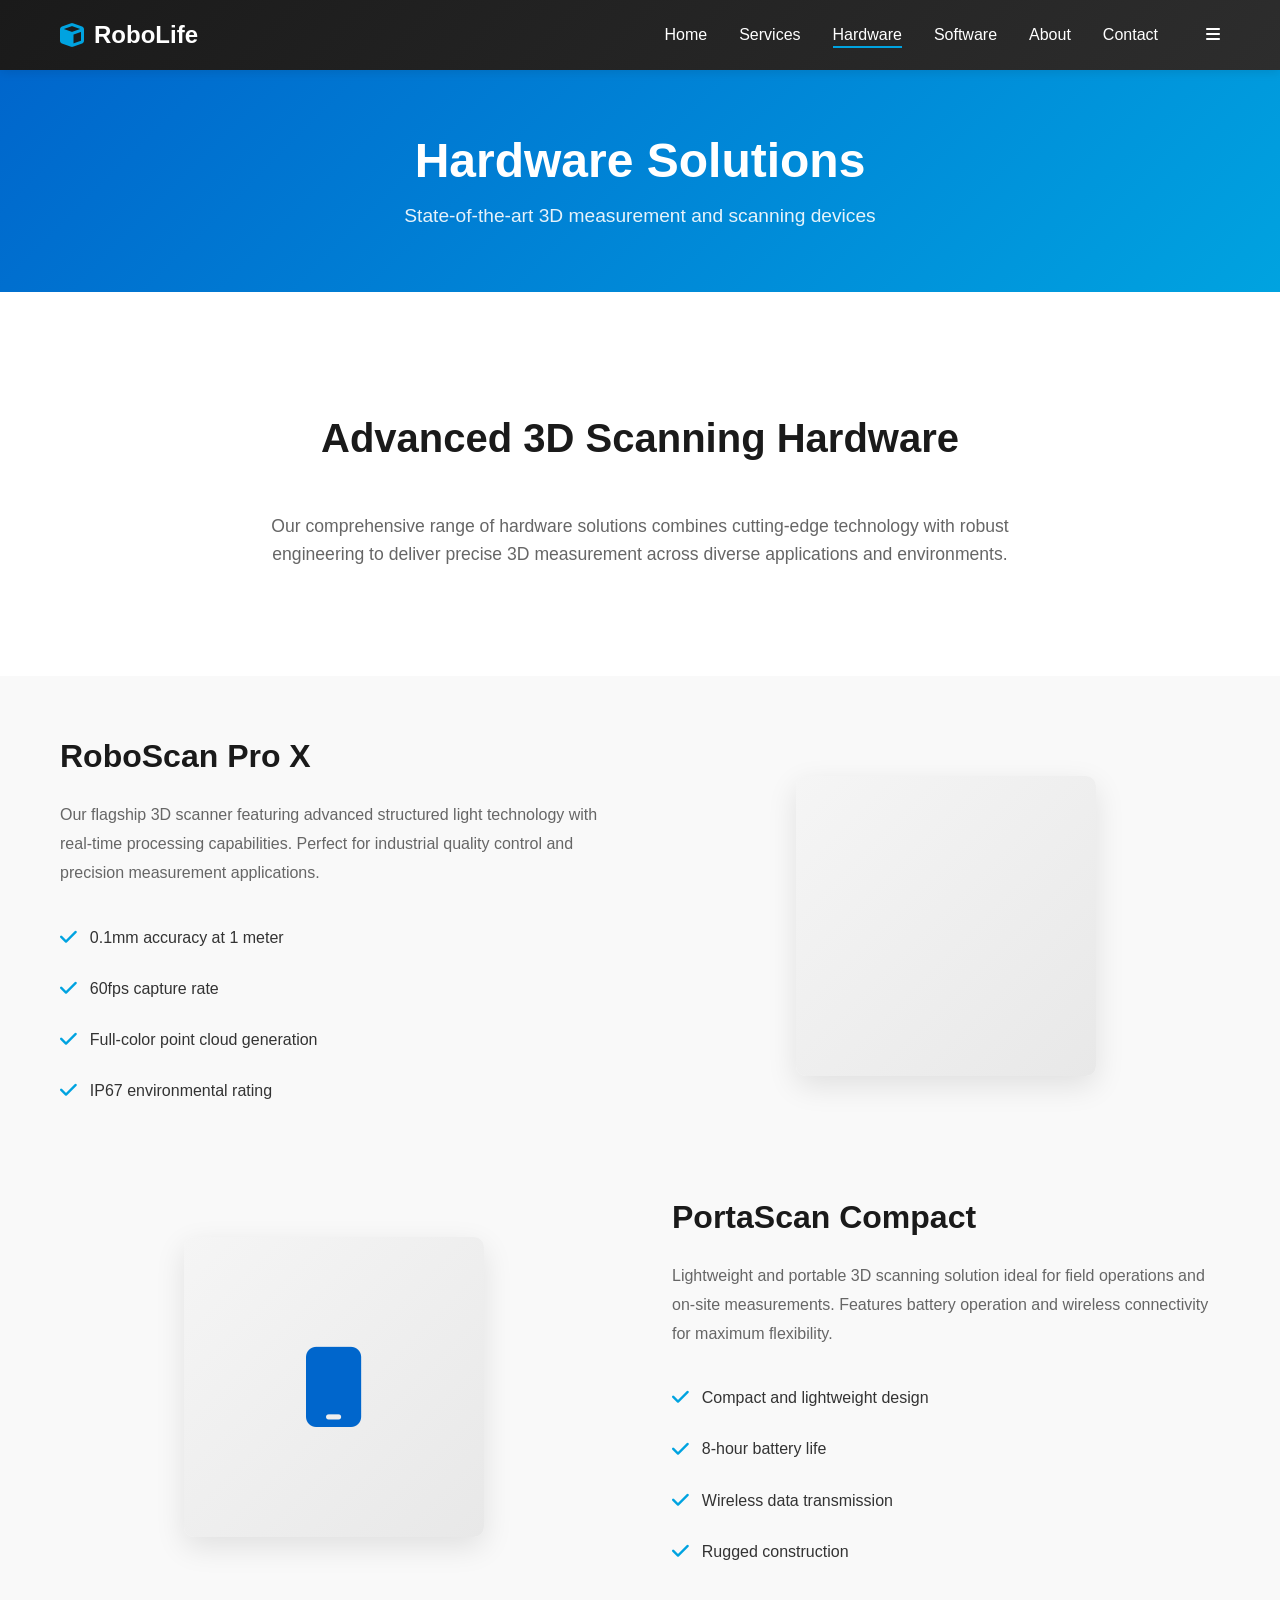
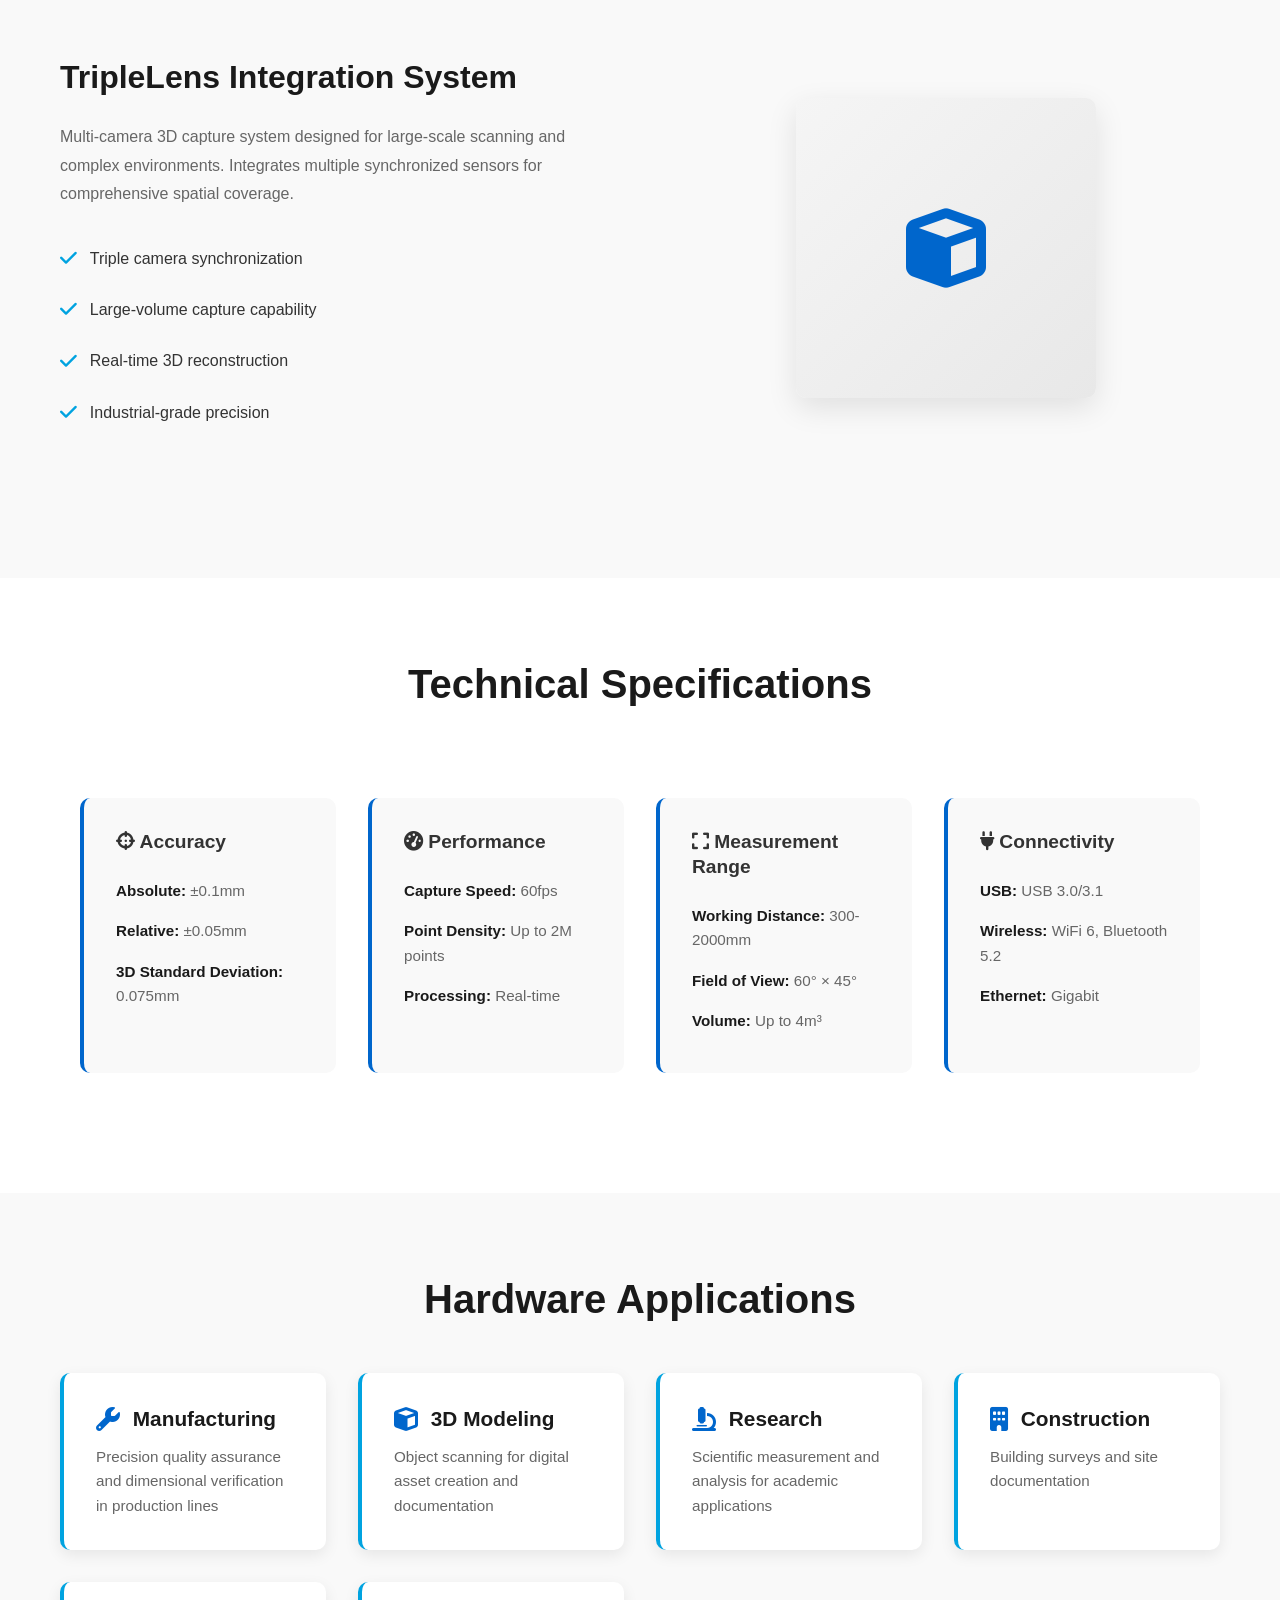
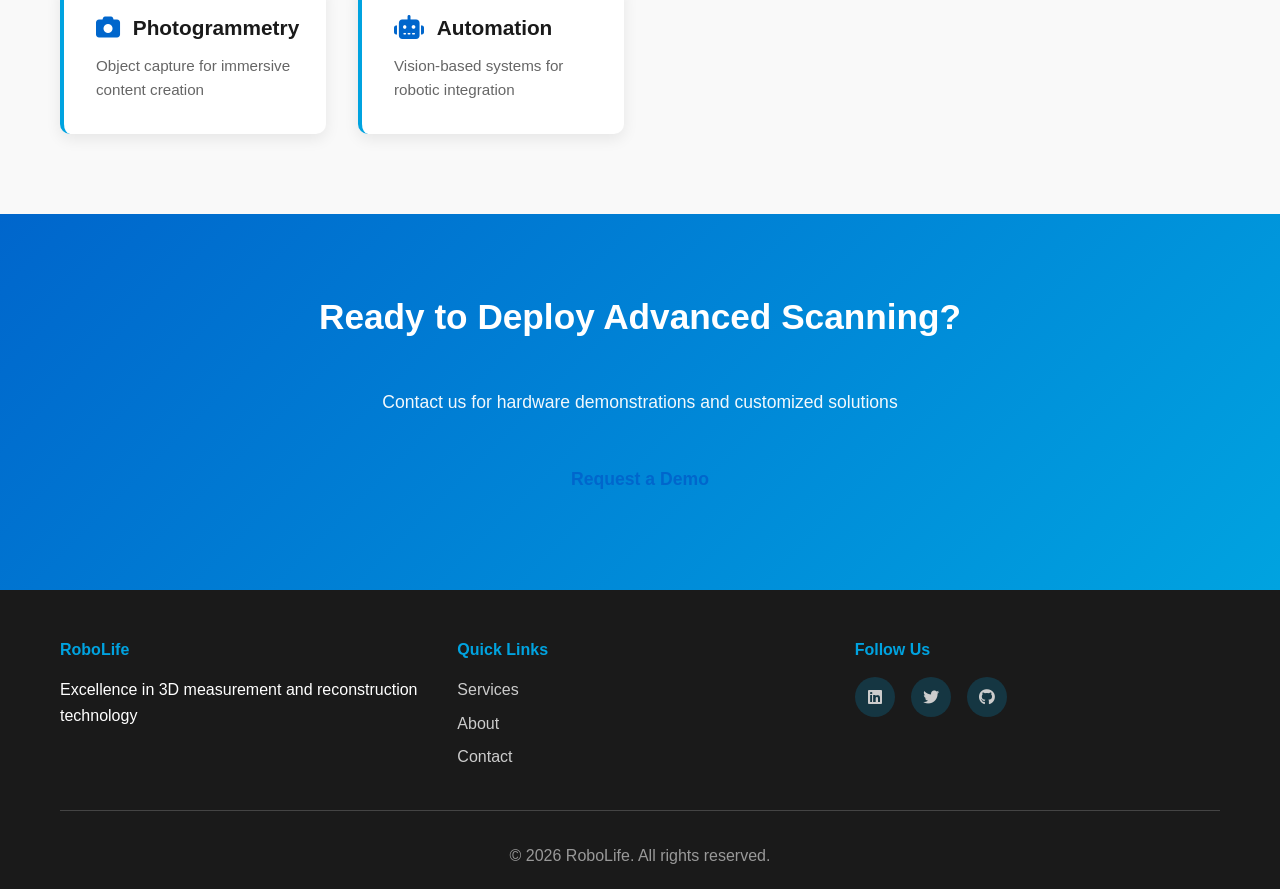
<file: hardware.html>
<!DOCTYPE html>
<html lang="en">
<head>
    <meta charset="UTF-8">
    <meta name="viewport" content="width=device-width, initial-scale=1.0">
    <title>Hardware Solutions - RoboLife</title>
    <link rel="stylesheet" href="css/styles.css">
    <link rel="stylesheet" href="css/pages.css">
    <link rel="stylesheet" href="https://cdnjs.cloudflare.com/ajax/libs/font-awesome/6.4.0/css/all.min.css">
</head>
<body>
    <!-- Navigation -->
    <nav class="navbar">
        <div class="nav-container">
            <a href="index.html" class="logo-link">
                <div class="logo">
                    <i class="fas fa-cube"></i> RoboLife
                </div>
            </a>
            <ul class="nav-menu">
                <li><a href="index.html">Home</a></li>
                <li><a href="services.html">Services</a></li>
                <li><a href="hardware.html" class="active">Hardware</a></li>
                <li><a href="software.html">Software</a></li>
                <li><a href="about.html">About</a></li>
                <li><a href="contact.html">Contact</a></li>
            </ul>
        </div>
    </nav>

    <!-- Page Header -->
    <section class="page-header">
        <div class="container">
            <h1>Hardware Solutions</h1>
            <p>State-of-the-art 3D measurement and scanning devices</p>
        </div>
    </section>

    <!-- Hardware Overview -->
    <section class="container" style="padding: 60px 20px;">
        <h2>Advanced 3D Scanning Hardware</h2>
        <p style="text-align: center; color: #666; font-size: 1.1rem; margin-bottom: 3rem; max-width: 800px; margin-left: auto; margin-right: auto;">
            Our comprehensive range of hardware solutions combines cutting-edge technology with robust engineering to deliver precise 3D measurement across diverse applications and environments.
        </p>
    </section>

    <!-- Hardware Products -->
    <section style="padding: 60px 20px; background: #f9f9f9;">
        <div class="container">
            <div class="service-detail-item">
                <div class="service-detail-content">
                    <h2>RoboScan Pro X</h2>
                    <p>Our flagship 3D scanner featuring advanced structured light technology with real-time processing capabilities. Perfect for industrial quality control and precision measurement applications.</p>
                    <ul class="service-features">
                        <li><i class="fas fa-check"></i> 0.1mm accuracy at 1 meter</li>
                        <li><i class="fas fa-check"></i> 60fps capture rate</li>
                        <li><i class="fas fa-check"></i> Full-color point cloud generation</li>
                        <li><i class="fas fa-check"></i> IP67 environmental rating</li>
                    </ul>
                </div>
                <div class="service-detail-image">
                    <div class="placeholder-image"><i class="fas fa-scanner"></i></div>
                </div>
            </div>

            <div class="service-detail-item reverse" style="margin-top: 4rem;">
                <div class="service-detail-content">
                    <h2>PortaScan Compact</h2>
                    <p>Lightweight and portable 3D scanning solution ideal for field operations and on-site measurements. Features battery operation and wireless connectivity for maximum flexibility.</p>
                    <ul class="service-features">
                        <li><i class="fas fa-check"></i> Compact and lightweight design</li>
                        <li><i class="fas fa-check"></i> 8-hour battery life</li>
                        <li><i class="fas fa-check"></i> Wireless data transmission</li>
                        <li><i class="fas fa-check"></i> Rugged construction</li>
                    </ul>
                </div>
                <div class="service-detail-image">
                    <div class="placeholder-image"><i class="fas fa-mobile"></i></div>
                </div>
            </div>

            <div class="service-detail-item" style="margin-top: 4rem;">
                <div class="service-detail-content">
                    <h2>TripleLens Integration System</h2>
                    <p>Multi-camera 3D capture system designed for large-scale scanning and complex environments. Integrates multiple synchronized sensors for comprehensive spatial coverage.</p>
                    <ul class="service-features">
                        <li><i class="fas fa-check"></i> Triple camera synchronization</li>
                        <li><i class="fas fa-check"></i> Large-volume capture capability</li>
                        <li><i class="fas fa-check"></i> Real-time 3D reconstruction</li>
                        <li><i class="fas fa-check"></i> Industrial-grade precision</li>
                    </ul>
                </div>
                <div class="service-detail-image">
                    <div class="placeholder-image"><i class="fas fa-cube"></i></div>
                </div>
            </div>
        </div>
    </section>

    <!-- Technical Specifications -->
    <section style="padding: 80px 20px;">
        <div class="container">
            <h2>Technical Specifications</h2>
            <div class="specs-section">
                <div class="spec-card">
                    <h3><i class="fas fa-crosshairs"></i> Accuracy</h3>
                    <ul class="spec-list">
                        <li><strong>Absolute:</strong> ±0.1mm</li>
                        <li><strong>Relative:</strong> ±0.05mm</li>
                        <li><strong>3D Standard Deviation:</strong> 0.075mm</li>
                    </ul>
                </div>

                <div class="spec-card">
                    <h3><i class="fas fa-tachometer-alt"></i> Performance</h3>
                    <ul class="spec-list">
                        <li><strong>Capture Speed:</strong> 60fps</li>
                        <li><strong>Point Density:</strong> Up to 2M points</li>
                        <li><strong>Processing:</strong> Real-time</li>
                    </ul>
                </div>

                <div class="spec-card">
                    <h3><i class="fas fa-expand"></i> Measurement Range</h3>
                    <ul class="spec-list">
                        <li><strong>Working Distance:</strong> 300-2000mm</li>
                        <li><strong>Field of View:</strong> 60° × 45°</li>
                        <li><strong>Volume:</strong> Up to 4m³</li>
                    </ul>
                </div>

                <div class="spec-card">
                    <h3><i class="fas fa-plug"></i> Connectivity</h3>
                    <ul class="spec-list">
                        <li><strong>USB:</strong> USB 3.0/3.1</li>
                        <li><strong>Wireless:</strong> WiFi 6, Bluetooth 5.2</li>
                        <li><strong>Ethernet:</strong> Gigabit</li>
                    </ul>
                </div>
            </div>
        </div>
    </section>

    <!-- Applications -->
    <section class="applications">
        <div class="container">
            <h2>Hardware Applications</h2>
            <div class="applications-grid">
                <div class="app-card">
                    <h3><i class="fas fa-wrench"></i> Manufacturing</h3>
                    <p>Precision quality assurance and dimensional verification in production lines</p>
                </div>
                <div class="app-card">
                    <h3><i class="fas fa-cube"></i> 3D Modeling</h3>
                    <p>Object scanning for digital asset creation and documentation</p>
                </div>
                <div class="app-card">
                    <h3><i class="fas fa-microscope"></i> Research</h3>
                    <p>Scientific measurement and analysis for academic applications</p>
                </div>
                <div class="app-card">
                    <h3><i class="fas fa-building"></i> Construction</h3>
                    <p>Building surveys and site documentation</p>
                </div>
                <div class="app-card">
                    <h3><i class="fas fa-camera"></i> Photogrammetry</h3>
                    <p>Object capture for immersive content creation</p>
                </div>
                <div class="app-card">
                    <h3><i class="fas fa-robot"></i> Automation</h3>
                    <p>Vision-based systems for robotic integration</p>
                </div>
            </div>
        </div>
    </section>

    <!-- CTA Section -->
    <section class="cta-section">
        <div class="container">
            <h2>Ready to Deploy Advanced Scanning?</h2>
            <p>Contact us for hardware demonstrations and customized solutions</p>
            <a href="contact.html" class="btn btn-large">Request a Demo</a>
        </div>
    </section>

    <!-- Footer -->
    <footer class="footer">
        <div class="container">
            <div class="footer-content">
                <div class="footer-section">
                    <h4>RoboLife</h4>
                    <p>Excellence in 3D measurement and reconstruction technology</p>
                </div>
                <div class="footer-section">
                    <h4>Quick Links</h4>
                    <ul>
                        <li><a href="services.html">Services</a></li>
                        <li><a href="about.html">About</a></li>
                        <li><a href="contact.html">Contact</a></li>
                    </ul>
                </div>
                <div class="footer-section">
                    <h4>Follow Us</h4>
                    <div class="social-links">
                        <a href="#"><i class="fab fa-linkedin"></i></a>
                        <a href="#"><i class="fab fa-twitter"></i></a>
                        <a href="#"><i class="fab fa-github"></i></a>
                    </div>
                </div>
            </div>
            <div class="footer-bottom">
                <p>&copy; 2026 RoboLife. All rights reserved.</p>
            </div>
        </div>
    </footer>

    <script src="js/script.js"></script>
</body>
</html>
</file>
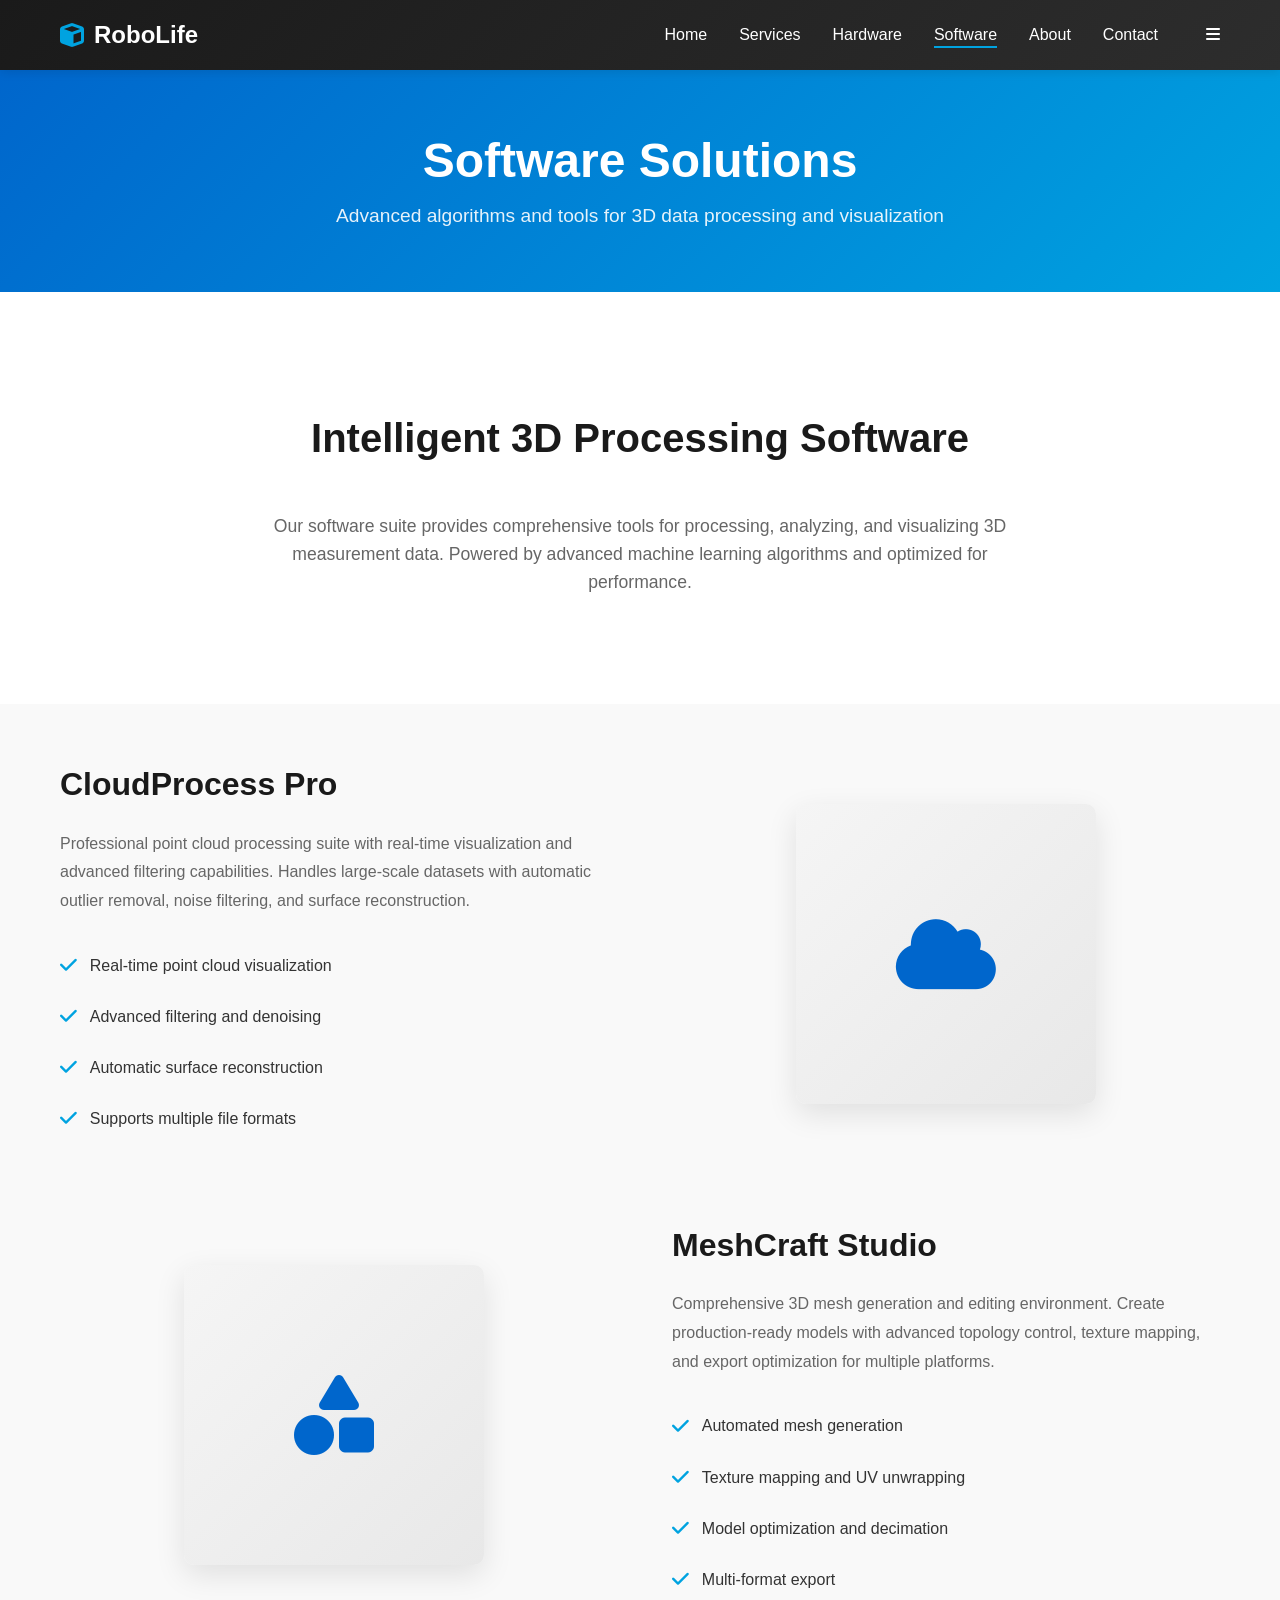
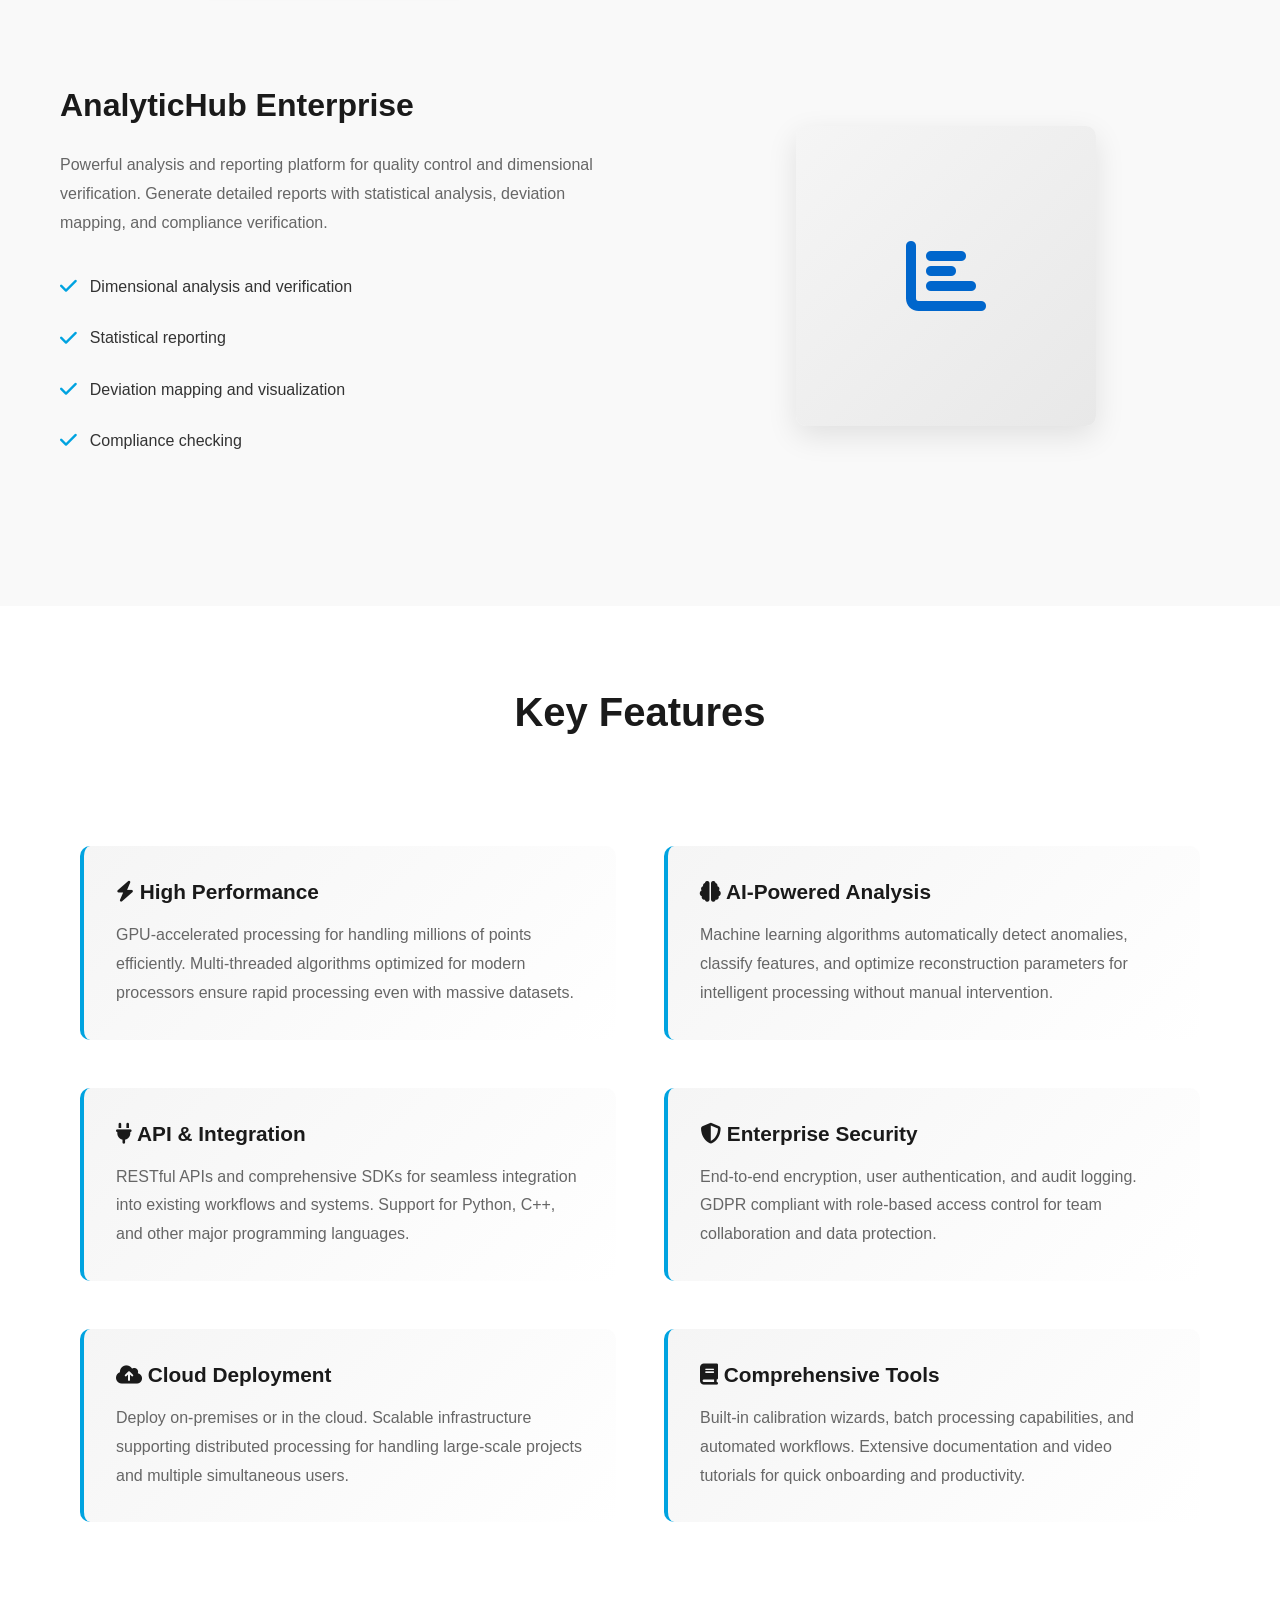
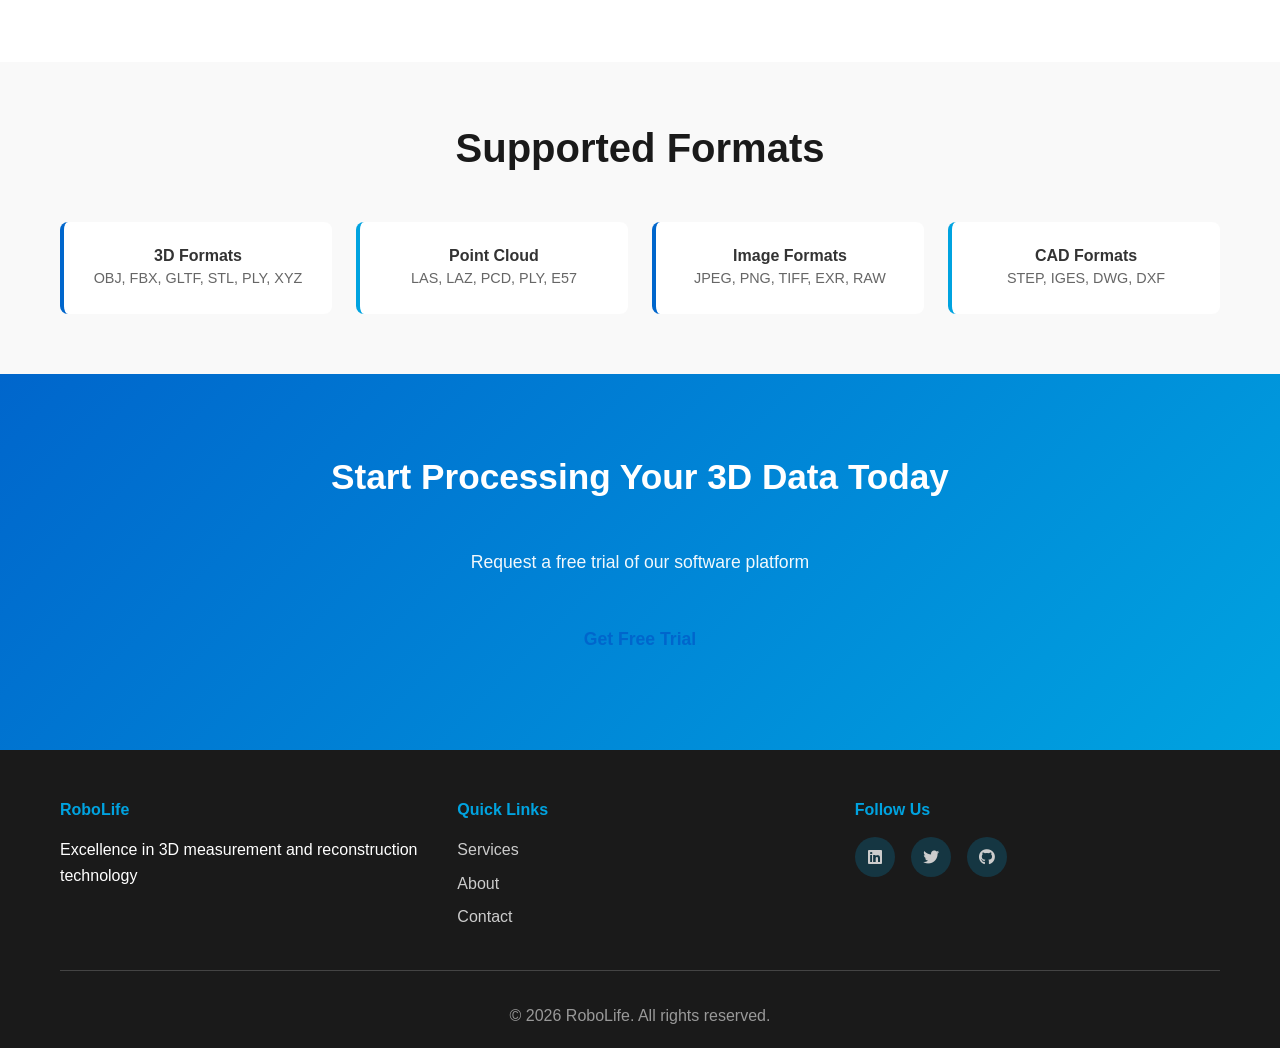
<file: software.html>
<!DOCTYPE html>
<html lang="en">
<head>
    <meta charset="UTF-8">
    <meta name="viewport" content="width=device-width, initial-scale=1.0">
    <title>Software Solutions - RoboLife</title>
    <link rel="stylesheet" href="css/styles.css">
    <link rel="stylesheet" href="css/pages.css">
    <link rel="stylesheet" href="https://cdnjs.cloudflare.com/ajax/libs/font-awesome/6.4.0/css/all.min.css">
</head>
<body>
    <!-- Navigation -->
    <nav class="navbar">
        <div class="nav-container">
            <a href="index.html" class="logo-link">
                <div class="logo">
                    <i class="fas fa-cube"></i> RoboLife
                </div>
            </a>
            <ul class="nav-menu">
                <li><a href="index.html">Home</a></li>
                <li><a href="services.html">Services</a></li>
                <li><a href="hardware.html">Hardware</a></li>
                <li><a href="software.html" class="active">Software</a></li>
                <li><a href="about.html">About</a></li>
                <li><a href="contact.html">Contact</a></li>
            </ul>
        </div>
    </nav>

    <!-- Page Header -->
    <section class="page-header">
        <div class="container">
            <h1>Software Solutions</h1>
            <p>Advanced algorithms and tools for 3D data processing and visualization</p>
        </div>
    </section>

    <!-- Software Overview -->
    <section class="container" style="padding: 60px 20px;">
        <h2>Intelligent 3D Processing Software</h2>
        <p style="text-align: center; color: #666; font-size: 1.1rem; margin-bottom: 3rem; max-width: 800px; margin-left: auto; margin-right: auto;">
            Our software suite provides comprehensive tools for processing, analyzing, and visualizing 3D measurement data. Powered by advanced machine learning algorithms and optimized for performance.
        </p>
    </section>

    <!-- Software Products -->
    <section style="padding: 60px 20px; background: #f9f9f9;">
        <div class="container">
            <div class="service-detail-item">
                <div class="service-detail-content">
                    <h2>CloudProcess Pro</h2>
                    <p>Professional point cloud processing suite with real-time visualization and advanced filtering capabilities. Handles large-scale datasets with automatic outlier removal, noise filtering, and surface reconstruction.</p>
                    <ul class="service-features">
                        <li><i class="fas fa-check"></i> Real-time point cloud visualization</li>
                        <li><i class="fas fa-check"></i> Advanced filtering and denoising</li>
                        <li><i class="fas fa-check"></i> Automatic surface reconstruction</li>
                        <li><i class="fas fa-check"></i> Supports multiple file formats</li>
                    </ul>
                </div>
                <div class="service-detail-image">
                    <div class="placeholder-image"><i class="fas fa-cloud"></i></div>
                </div>
            </div>

            <div class="service-detail-item reverse" style="margin-top: 4rem;">
                <div class="service-detail-content">
                    <h2>MeshCraft Studio</h2>
                    <p>Comprehensive 3D mesh generation and editing environment. Create production-ready models with advanced topology control, texture mapping, and export optimization for multiple platforms.</p>
                    <ul class="service-features">
                        <li><i class="fas fa-check"></i> Automated mesh generation</li>
                        <li><i class="fas fa-check"></i> Texture mapping and UV unwrapping</li>
                        <li><i class="fas fa-check"></i> Model optimization and decimation</li>
                        <li><i class="fas fa-check"></i> Multi-format export</li>
                    </ul>
                </div>
                <div class="service-detail-image">
                    <div class="placeholder-image"><i class="fas fa-shapes"></i></div>
                </div>
            </div>

            <div class="service-detail-item" style="margin-top: 4rem;">
                <div class="service-detail-content">
                    <h2>AnalyticHub Enterprise</h2>
                    <p>Powerful analysis and reporting platform for quality control and dimensional verification. Generate detailed reports with statistical analysis, deviation mapping, and compliance verification.</p>
                    <ul class="service-features">
                        <li><i class="fas fa-check"></i> Dimensional analysis and verification</li>
                        <li><i class="fas fa-check"></i> Statistical reporting</li>
                        <li><i class="fas fa-check"></i> Deviation mapping and visualization</li>
                        <li><i class="fas fa-check"></i> Compliance checking</li>
                    </ul>
                </div>
                <div class="service-detail-image">
                    <div class="placeholder-image"><i class="fas fa-chart-bar"></i></div>
                </div>
            </div>
        </div>
    </section>

    <!-- Software Features -->
    <section style="padding: 80px 20px;">
        <div class="container">
            <h2>Key Features</h2>
            <div class="software-features">
                <div class="software-feature">
                    <h3><i class="fas fa-bolt"></i> High Performance</h3>
                    <p>GPU-accelerated processing for handling millions of points efficiently. Multi-threaded algorithms optimized for modern processors ensure rapid processing even with massive datasets.</p>
                </div>

                <div class="software-feature">
                    <h3><i class="fas fa-brain"></i> AI-Powered Analysis</h3>
                    <p>Machine learning algorithms automatically detect anomalies, classify features, and optimize reconstruction parameters for intelligent processing without manual intervention.</p>
                </div>

                <div class="software-feature">
                    <h3><i class="fas fa-plug"></i> API & Integration</h3>
                    <p>RESTful APIs and comprehensive SDKs for seamless integration into existing workflows and systems. Support for Python, C++, and other major programming languages.</p>
                </div>

                <div class="software-feature">
                    <h3><i class="fas fa-shield-alt"></i> Enterprise Security</h3>
                    <p>End-to-end encryption, user authentication, and audit logging. GDPR compliant with role-based access control for team collaboration and data protection.</p>
                </div>

                <div class="software-feature">
                    <h3><i class="fas fa-cloud-upload-alt"></i> Cloud Deployment</h3>
                    <p>Deploy on-premises or in the cloud. Scalable infrastructure supporting distributed processing for handling large-scale projects and multiple simultaneous users.</p>
                </div>

                <div class="software-feature">
                    <h3><i class="fas fa-book"></i> Comprehensive Tools</h3>
                    <p>Built-in calibration wizards, batch processing capabilities, and automated workflows. Extensive documentation and video tutorials for quick onboarding and productivity.</p>
                </div>
            </div>
        </div>
    </section>

    <!-- Format Support -->
    <section style="padding: 60px 20px; background: #f9f9f9;">
        <div class="container">
            <h2>Supported Formats</h2>
            <div style="display: grid; grid-template-columns: repeat(auto-fit, minmax(150px, 1fr)); gap: 1.5rem; margin-top: 2rem;">
                <div style="padding: 1.5rem; background: white; border-radius: 8px; text-align: center; border-left: 4px solid #0066cc;">
                    <h4>3D Formats</h4>
                    <p style="font-size: 0.9rem; color: #666;">OBJ, FBX, GLTF, STL, PLY, XYZ</p>
                </div>
                <div style="padding: 1.5rem; background: white; border-radius: 8px; text-align: center; border-left: 4px solid #00a3e0;">
                    <h4>Point Cloud</h4>
                    <p style="font-size: 0.9rem; color: #666;">LAS, LAZ, PCD, PLY, E57</p>
                </div>
                <div style="padding: 1.5rem; background: white; border-radius: 8px; text-align: center; border-left: 4px solid #0066cc;">
                    <h4>Image Formats</h4>
                    <p style="font-size: 0.9rem; color: #666;">JPEG, PNG, TIFF, EXR, RAW</p>
                </div>
                <div style="padding: 1.5rem; background: white; border-radius: 8px; text-align: center; border-left: 4px solid #00a3e0;">
                    <h4>CAD Formats</h4>
                    <p style="font-size: 0.9rem; color: #666;">STEP, IGES, DWG, DXF</p>
                </div>
            </div>
        </div>
    </section>

    <!-- CTA Section -->
    <section class="cta-section">
        <div class="container">
            <h2>Start Processing Your 3D Data Today</h2>
            <p>Request a free trial of our software platform</p>
            <a href="contact.html" class="btn btn-large">Get Free Trial</a>
        </div>
    </section>

    <!-- Footer -->
    <footer class="footer">
        <div class="container">
            <div class="footer-content">
                <div class="footer-section">
                    <h4>RoboLife</h4>
                    <p>Excellence in 3D measurement and reconstruction technology</p>
                </div>
                <div class="footer-section">
                    <h4>Quick Links</h4>
                    <ul>
                        <li><a href="services.html">Services</a></li>
                        <li><a href="about.html">About</a></li>
                        <li><a href="contact.html">Contact</a></li>
                    </ul>
                </div>
                <div class="footer-section">
                    <h4>Follow Us</h4>
                    <div class="social-links">
                        <a href="#"><i class="fab fa-linkedin"></i></a>
                        <a href="#"><i class="fab fa-twitter"></i></a>
                        <a href="#"><i class="fab fa-github"></i></a>
                    </div>
                </div>
            </div>
            <div class="footer-bottom">
                <p>&copy; 2026 RoboLife. All rights reserved.</p>
            </div>
        </div>
    </footer>

    <script src="js/script.js"></script>
</body>
</html>
</file>
<file: css/styles.css>
/* Global Styles */
:root {
    --primary-color: #0066cc;
    --secondary-color: #00a3e0;
    --dark-color: #1a1a1a;
    --light-color: #f5f5f5;
    --text-color: #333;
    --border-color: #e0e0e0;
    --accent-color: #ff6b6b;
}

* {
    margin: 0;
    padding: 0;
    box-sizing: border-box;
}

body {
    font-family: 'Segoe UI', Tahoma, Geneva, Verdana, sans-serif;
    line-height: 1.6;
    color: var(--text-color);
    background-color: #fff;
}

.container {
    max-width: 1200px;
    margin: 0 auto;
    padding: 0 20px;
}

h1, h2, h3, h4, h5, h6 {
    font-weight: 700;
    line-height: 1.3;
}

h2 {
    font-size: 2.5rem;
    margin-bottom: 3rem;
    text-align: center;
    color: var(--dark-color);
}

a {
    text-decoration: none;
    color: var(--primary-color);
    transition: all 0.3s ease;
}

/* Navigation */
.navbar {
    background: linear-gradient(135deg, var(--dark-color) 0%, #2d2d2d 100%);
    color: white;
    padding: 1rem 0;
    position: sticky;
    top: 0;
    z-index: 1000;
    box-shadow: 0 2px 10px rgba(0,0,0,0.1);
}

.nav-container {
    max-width: 1200px;
    margin: 0 auto;
    padding: 0 20px;
    display: flex;
    justify-content: flex-end;
    align-items: center;
    gap: 3rem;
}

.logo-link {
    text-decoration: none;
    color: inherit;
    transition: all 0.3s ease;
    margin-right: auto;
}

.logo-link:hover .logo {
    opacity: 0.8;
    transform: scale(1.05);
}

.logo {
    font-size: 1.5rem;
    font-weight: bold;
    display: flex;
    align-items: center;
    gap: 10px;
    transition: all 0.3s ease;
}

.logo i {
    color: var(--secondary-color);
}

.nav-menu {
    display: flex;
    list-style: none;
    gap: 2rem;
}

.nav-menu a {
    color: white;
    font-weight: 500;
    position: relative;
}

.nav-menu a::after {
    content: '';
    position: absolute;
    bottom: -5px;
    left: 0;
    width: 0;
    height: 2px;
    background: var(--secondary-color);
    transition: width 0.3s ease;
}

.nav-menu a:hover::after,
.nav-menu a.active::after {
    width: 100%;
}

/* Hero Section */
.hero {
    background: linear-gradient(135deg, #0066cc 0%, #00a3e0 100%);
    color: white;
    padding: 100px 20px;
    text-align: center;
    position: relative;
    overflow: hidden;
    min-height: 600px;
    display: flex;
    align-items: center;
    justify-content: center;
}

.hero-content {
    position: relative;
    z-index: 2;
    max-width: 800px;
}

.hero h1 {
    font-size: 3.5rem;
    margin-bottom: 1.5rem;
    animation: fadeInUp 1s ease;
}

.hero p {
    font-size: 1.3rem;
    margin-bottom: 2rem;
    opacity: 0.95;
    animation: fadeInUp 1s ease 0.2s both;
}

.hero-buttons {
    display: flex;
    gap: 1.5rem;
    justify-content: center;
    animation: fadeInUp 1s ease 0.4s both;
}

.btn {
    padding: 12px 30px;
    border-radius: 50px;
    font-weight: 600;
    cursor: pointer;
    display: inline-block;
    transition: all 0.3s ease;
    border: 2px solid transparent;
}

.btn-primary {
    background: white;
    color: var(--primary-color);
    border-color: white;
}

.btn-primary:hover {
    transform: translateY(-3px);
    box-shadow: 0 10px 25px rgba(0,0,0,0.2);
}

.btn-secondary {
    background: transparent;
    color: white;
    border-color: white;
}

.btn-secondary:hover {
    background: white;
    color: var(--primary-color);
    transform: translateY(-3px);
}

.btn-large {
    padding: 15px 40px;
    font-size: 1.1rem;
}

/* Cube Animation */
.hero-background {
    position: absolute;
    top: 0;
    right: 0;
    width: 50%;
    height: 100%;
    opacity: 0.1;
    z-index: 1;
}

.cube-animation {
    width: 300px;
    height: 300px;
    position: absolute;
    right: 50px;
    top: 50%;
    transform: translateY(-50%);
    animation: rotate 20s infinite linear;
}

@keyframes rotate {
    from { transform: translateY(-50%) rotateX(0deg) rotateY(0deg); }
    to { transform: translateY(-50%) rotateX(360deg) rotateY(360deg); }
}

@keyframes fadeInUp {
    from {
        opacity: 0;
        transform: translateY(30px);
    }
    to {
        opacity: 1;
        transform: translateY(0);
    }
}

/* Services Overview */
.services-overview {
    padding: 80px 20px;
    background: #f9f9f9;
}

.services-grid {
    display: grid;
    grid-template-columns: repeat(auto-fit, minmax(250px, 1fr));
    gap: 2rem;
}

.service-card {
    background: white;
    padding: 2.5rem;
    border-radius: 10px;
    text-align: center;
    transition: all 0.3s ease;
    box-shadow: 0 5px 15px rgba(0,0,0,0.08);
    border-top: 4px solid var(--primary-color);
}

.service-card:hover {
    transform: translateY(-10px);
    box-shadow: 0 15px 35px rgba(0,0,0,0.15);
}

.service-icon {
    font-size: 3rem;
    color: var(--secondary-color);
    margin-bottom: 1.5rem;
}

.service-card h3 {
    font-size: 1.3rem;
    margin-bottom: 1rem;
}

.service-card p {
    color: #666;
    margin-bottom: 1.5rem;
    line-height: 1.8;
}

.learn-more {
    color: var(--primary-color);
    font-weight: 600;
    display: inline-block;
    transition: all 0.3s ease;
}

.learn-more:hover {
    color: var(--secondary-color);
    transform: translateX(5px);
}

/* Features Section */
.features {
    padding: 80px 20px;
    background: white;
}

.features-grid {
    display: grid;
    grid-template-columns: repeat(auto-fit, minmax(200px, 1fr));
    gap: 3rem;
}

.feature-item {
    padding: 2rem;
    background: linear-gradient(135deg, #f5f5f5 0%, #ffffff 100%);
    border-radius: 10px;
    border-left: 4px solid var(--secondary-color);
    transition: all 0.3s ease;
}

.feature-item:hover {
    transform: translateX(10px);
    box-shadow: 0 10px 25px rgba(0,0,0,0.1);
}

.feature-number {
    font-size: 2rem;
    font-weight: 700;
    color: var(--primary-color);
    opacity: 0.3;
    margin-bottom: 0.5rem;
}

.feature-item h4 {
    font-size: 1.2rem;
    margin-bottom: 0.8rem;
    color: var(--dark-color);
}

.feature-item p {
    color: #666;
    font-size: 0.95rem;
}

/* CTA Section */
.cta-section {
    background: linear-gradient(135deg, var(--primary-color) 0%, var(--secondary-color) 100%);
    color: white;
    padding: 80px 20px;
    text-align: center;
}

.cta-section h2 {
    color: white;
    font-size: 2.2rem;
}

.cta-section p {
    font-size: 1.1rem;
    margin-bottom: 2rem;
    opacity: 0.95;
}

/* Footer */
.footer {
    background: var(--dark-color);
    color: white;
    padding: 50px 20px 20px;
}

.footer-content {
    display: grid;
    grid-template-columns: repeat(auto-fit, minmax(250px, 1fr));
    gap: 2rem;
    margin-bottom: 2rem;
    max-width: 1200px;
    margin-left: auto;
    margin-right: auto;
}

.footer-section h4 {
    margin-bottom: 1rem;
    color: var(--secondary-color);
}

.footer-section ul {
    list-style: none;
}

.footer-section ul li {
    margin-bottom: 0.5rem;
}

.footer-section a {
    color: #ccc;
    transition: color 0.3s ease;
}

.footer-section a:hover {
    color: var(--secondary-color);
}

.social-links {
    display: flex;
    gap: 1rem;
}

.social-links a {
    display: inline-flex;
    align-items: center;
    justify-content: center;
    width: 40px;
    height: 40px;
    background: rgba(0, 163, 224, 0.2);
    border-radius: 50%;
    transition: all 0.3s ease;
}

.social-links a:hover {
    background: var(--secondary-color);
}

.footer-bottom {
    border-top: 1px solid #444;
    padding-top: 2rem;
    text-align: center;
    color: #999;
    max-width: 1200px;
    margin: 0 auto;
}

/* Responsive Design */
@media (max-width: 768px) {
    .hero h1 {
        font-size: 2rem;
    }

    .hero p {
        font-size: 1rem;
    }

    .hero-buttons {
        flex-direction: column;
        align-items: center;
    }

    .nav-container {
        flex-direction: column;
        gap: 1rem;
        justify-content: center;
    }

    .logo-link {
        margin-right: 0;
        order: -1;
    }

    .nav-menu {
        gap: 1rem;
        font-size: 0.9rem;
        flex-wrap: wrap;
        justify-content: center;
    }

    h2 {
        font-size: 2rem;
    }

    .hero-background {
        width: 100%;
    }

    .services-grid,
    .features-grid {
        grid-template-columns: 1fr;
    }

    .cta-section h2 {
        font-size: 1.8rem;
    }
}

@media (max-width: 480px) {
    .nav-menu {
        gap: 0.5rem;
        font-size: 0.8rem;
    }

    .logo {
        font-size: 1.2rem;
    }

    .hero h1 {
        font-size: 1.5rem;
    }

    h2 {
        font-size: 1.5rem;
        margin-bottom: 2rem;
    }
}
</file>
<file: css/pages.css>
/* Page Header */
.page-header {
    background: linear-gradient(135deg, #0066cc 0%, #00a3e0 100%);
    color: white;
    padding: 60px 20px;
    text-align: center;
    margin-bottom: 60px;
}

.page-header h1 {
    font-size: 3rem;
    margin-bottom: 0.5rem;
}

.page-header p {
    font-size: 1.2rem;
    opacity: 0.9;
}

/* Service Detail Items */
.services-detail {
    padding: 40px 20px;
}

.service-detail-item {
    display: grid;
    grid-template-columns: 1fr 1fr;
    gap: 4rem;
    align-items: center;
    margin-bottom: 5rem;
}

.service-detail-item.reverse {
    direction: rtl;
}

.service-detail-item.reverse > * {
    direction: ltr;
}

.service-detail-content h2 {
    text-align: left;
    margin-bottom: 1.5rem;
    font-size: 2rem;
}

.service-detail-content p {
    font-size: 1rem;
    color: #666;
    margin-bottom: 1.5rem;
    line-height: 1.8;
}

.service-features {
    list-style: none;
}

.service-features li {
    padding: 0.8rem 0;
    font-weight: 500;
    display: flex;
    align-items: center;
    gap: 0.8rem;
}

.service-features i {
    color: #00a3e0;
    font-size: 1.2rem;
}

.service-detail-image {
    display: flex;
    align-items: center;
    justify-content: center;
}

.placeholder-image {
    width: 300px;
    height: 300px;
    background: linear-gradient(135deg, #f5f5f5 0%, #e8e8e8 100%);
    border-radius: 10px;
    display: flex;
    align-items: center;
    justify-content: center;
    font-size: 5rem;
    color: #0066cc;
    box-shadow: 0 10px 30px rgba(0,0,0,0.1);
}

/* 3D Viewer */
.viewer-3d-container {
    width: 300px;
    height: 300px;
    background: linear-gradient(135deg, #1a1a2e 0%, #16213e 100%);
    border-radius: 10px;
    box-shadow: 0 10px 30px rgba(0,0,0,0.1);
    position: relative;
    overflow: hidden;
    cursor: grab;
    display: block;
}

.viewer-3d-container canvas {
    display: block;
    width: 100% !important;
    height: 100% !important;
}

.viewer-3d-info {
    position: absolute;
    bottom: 10px;
    left: 50%;
    transform: translateX(-50%);
    background: rgba(0, 0, 0, 0.6);
    color: white;
    padding: 6px 12px;
    border-radius: 5px;
    font-size: 0.85rem;
    z-index: 10;
    pointer-events: none;
}

/* Applications */
.applications {
    padding: 80px 20px;
    background: #f9f9f9;
}

.applications-grid {
    display: grid;
    grid-template-columns: repeat(auto-fit, minmax(250px, 1fr));
    gap: 2rem;
}

.app-card {
    background: white;
    padding: 2rem;
    border-radius: 10px;
    box-shadow: 0 5px 15px rgba(0,0,0,0.08);
    transition: all 0.3s ease;
    border-left: 4px solid #00a3e0;
}

.app-card:hover {
    transform: translateY(-5px);
    box-shadow: 0 10px 25px rgba(0,0,0,0.12);
}

.app-card h3 {
    font-size: 1.3rem;
    margin-bottom: 0.8rem;
    display: flex;
    align-items: center;
    gap: 0.8rem;
    color: #1a1a1a;
}

.app-card i {
    color: #0066cc;
    font-size: 1.5rem;
}

.app-card p {
    color: #666;
    font-size: 0.95rem;
}

/* Hardware Page Specific */
.specs-section {
    display: grid;
    grid-template-columns: repeat(auto-fit, minmax(250px, 1fr));
    gap: 2rem;
    padding: 40px 20px;
    max-width: 1200px;
    margin: 0 auto;
}

.spec-card {
    background: #f9f9f9;
    padding: 2rem;
    border-radius: 10px;
    border-left: 4px solid #0066cc;
}

.spec-card h3 {
    font-size: 1.2rem;
    margin-bottom: 1rem;
}

.spec-list {
    list-style: none;
}

.spec-list li {
    padding: 0.5rem 0;
    color: #666;
    font-size: 0.95rem;
}

.spec-list li strong {
    color: #1a1a1a;
}

/* Software Page Specific */
.software-features {
    display: grid;
    grid-template-columns: 1fr 1fr;
    gap: 3rem;
    padding: 60px 20px;
    max-width: 1200px;
    margin: 0 auto;
}

.software-feature {
    padding: 2rem;
    background: linear-gradient(135deg, #f5f5f5 0%, #ffffff 100%);
    border-radius: 10px;
    border-left: 4px solid #00a3e0;
}

.software-feature h3 {
    font-size: 1.3rem;
    margin-bottom: 1rem;
    color: #1a1a1a;
}

.software-feature p {
    color: #666;
    line-height: 1.8;
}

/* About Page Specific */
.about-section {
    padding: 60px 20px;
    max-width: 1200px;
    margin: 0 auto;
}

.about-section h2 {
    margin-bottom: 2rem;
}

.about-content {
    display: grid;
    grid-template-columns: 1fr 1fr;
    gap: 3rem;
    align-items: center;
    margin-bottom: 4rem;
}

.about-text p {
    color: #666;
    line-height: 1.8;
    margin-bottom: 1.5rem;
    font-size: 1rem;
}

.about-image {
    background: linear-gradient(135deg, #e8e8e8 0%, #f5f5f5 100%);
    height: 400px;
    border-radius: 10px;
    display: flex;
    align-items: center;
    justify-content: center;
    font-size: 4rem;
    color: #0066cc;
}

.team-grid {
    display: grid;
    grid-template-columns: repeat(auto-fit, minmax(250px, 1fr));
    gap: 2rem;
    margin-top: 3rem;
}

.team-member {
    background: #f9f9f9;
    padding: 2rem;
    border-radius: 10px;
    text-align: center;
}

.team-avatar {
    width: 150px;
    height: 150px;
    background: linear-gradient(135deg, #0066cc 0%, #00a3e0 100%);
    border-radius: 50%;
    margin: 0 auto 1.5rem;
    display: flex;
    align-items: center;
    justify-content: center;
    font-size: 3rem;
    color: white;
}

.team-member h4 {
    font-size: 1.1rem;
    margin-bottom: 0.5rem;
}

.team-member p {
    color: #666;
    font-size: 0.9rem;
}

/* Contact Page Specific */
.contact-section {
    padding: 60px 20px;
    max-width: 1200px;
    margin: 0 auto;
}

.contact-container {
    display: grid;
    grid-template-columns: 1fr 1fr;
    gap: 4rem;
    margin-top: 3rem;
}

.contact-form {
    background: #f9f9f9;
    padding: 2.5rem;
    border-radius: 10px;
}

.form-group {
    margin-bottom: 1.5rem;
}

.form-group label {
    display: block;
    margin-bottom: 0.5rem;
    font-weight: 600;
    color: #1a1a1a;
}

.form-group input,
.form-group textarea,
.form-group select {
    width: 100%;
    padding: 0.8rem;
    border: 1px solid #ddd;
    border-radius: 5px;
    font-family: inherit;
    font-size: 1rem;
    transition: border-color 0.3s ease;
}

.form-group input:focus,
.form-group textarea:focus,
.form-group select:focus {
    outline: none;
    border-color: #0066cc;
    box-shadow: 0 0 5px rgba(0, 102, 204, 0.3);
}

.form-group textarea {
    resize: vertical;
    min-height: 150px;
}

.contact-info {
    padding: 2rem;
}

.info-item {
    margin-bottom: 2.5rem;
    display: flex;
    gap: 1.5rem;
}

.info-icon {
    font-size: 2rem;
    color: #0066cc;
    width: 50px;
    height: 50px;
    background: #f5f5f5;
    border-radius: 50%;
    display: flex;
    align-items: center;
    justify-content: center;
    flex-shrink: 0;
}

.info-content h4 {
    font-size: 1.1rem;
    margin-bottom: 0.5rem;
    color: #1a1a1a;
}

.info-content p {
    color: #666;
    font-size: 0.95rem;
}

/* Responsive */
@media (max-width: 768px) {
    .page-header h1 {
        font-size: 2rem;
    }

    .service-detail-item {
        grid-template-columns: 1fr;
        gap: 2rem;
        margin-bottom: 3rem;
    }

    .service-detail-item.reverse {
        direction: ltr;
    }

    .service-detail-content h2 {
        text-align: center;
    }

    .placeholder-image {
        width: 200px;
        height: 200px;
        font-size: 3rem;
    }

    .viewer-3d-container {
        width: 200px;
        height: 200px;
    }

    .about-content {
        grid-template-columns: 1fr;
    }

    .contact-container {
        grid-template-columns: 1fr;
        gap: 2rem;
    }

    .software-features {
        grid-template-columns: 1fr;
        gap: 2rem;
    }
}
</file>
